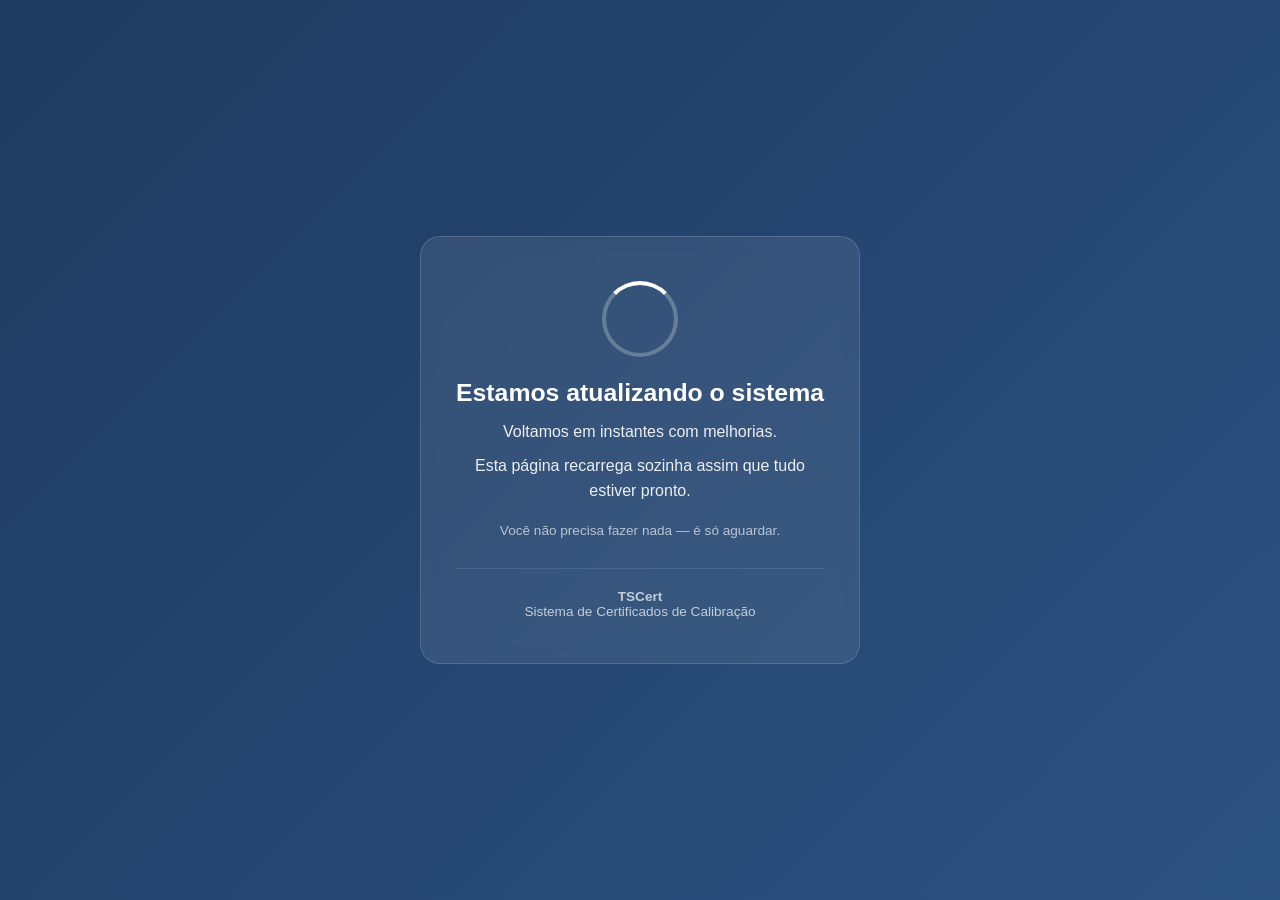
<file: deploy/manutencao.html>
<!DOCTYPE html>
<html lang="pt-BR">
<head>
  <meta charset="utf-8">
  <meta name="viewport" content="width=device-width, initial-scale=1">
  <title>Sistema em atualização — TSCert</title>
  <style>
    * { margin: 0; padding: 0; box-sizing: border-box; }
    body {
      font-family: -apple-system, BlinkMacSystemFont, 'Segoe UI', Roboto, sans-serif;
      background: linear-gradient(135deg, #1e3a5f 0%, #2c5282 100%);
      color: #fff; min-height: 100vh;
      display: flex; align-items: center; justify-content: center;
      padding: 24px; text-align: center;
    }
    .caixa {
      max-width: 440px; background: rgba(255,255,255,.08);
      border: 1px solid rgba(255,255,255,.15); border-radius: 20px;
      padding: 44px 34px; backdrop-filter: blur(8px);
    }
    .icone {
      width: 76px; height: 76px; margin: 0 auto 22px;
      border: 4px solid rgba(255,255,255,.25); border-top-color: #fff;
      border-radius: 50%; animation: girar 1s linear infinite;
    }
    @keyframes girar { to { transform: rotate(360deg); } }
    h1 { font-size: 1.55rem; margin-bottom: 12px; font-weight: 700; }
    p { font-size: 1rem; line-height: 1.6; opacity: .9; margin-bottom: 8px; }
    .marca {
      margin-top: 26px; padding-top: 20px;
      border-top: 1px solid rgba(255,255,255,.15);
      font-size: .85rem; opacity: .7;
    }
    .dica { font-size: .85rem; opacity: .65; margin-top: 16px; }
  </style>
  <!-- Recarrega a página a cada 15s; quando a API voltar, o nginx
       serve o sistema normalmente e o usuário volta sozinho. -->
  <meta http-equiv="refresh" content="15">
</head>
<body>
  <div class="caixa">
    <div class="icone"></div>
    <h1>Estamos atualizando o sistema</h1>
    <p>Voltamos em instantes com melhorias.</p>
    <p>Esta página recarrega sozinha assim que tudo estiver pronto.</p>
    <p class="dica">Você não precisa fazer nada — é só aguardar.</p>
    <div class="marca">
      <strong>TSCert</strong><br>
      Sistema de Certificados de Calibração
    </div>
  </div>
</body>
</html>
</file>
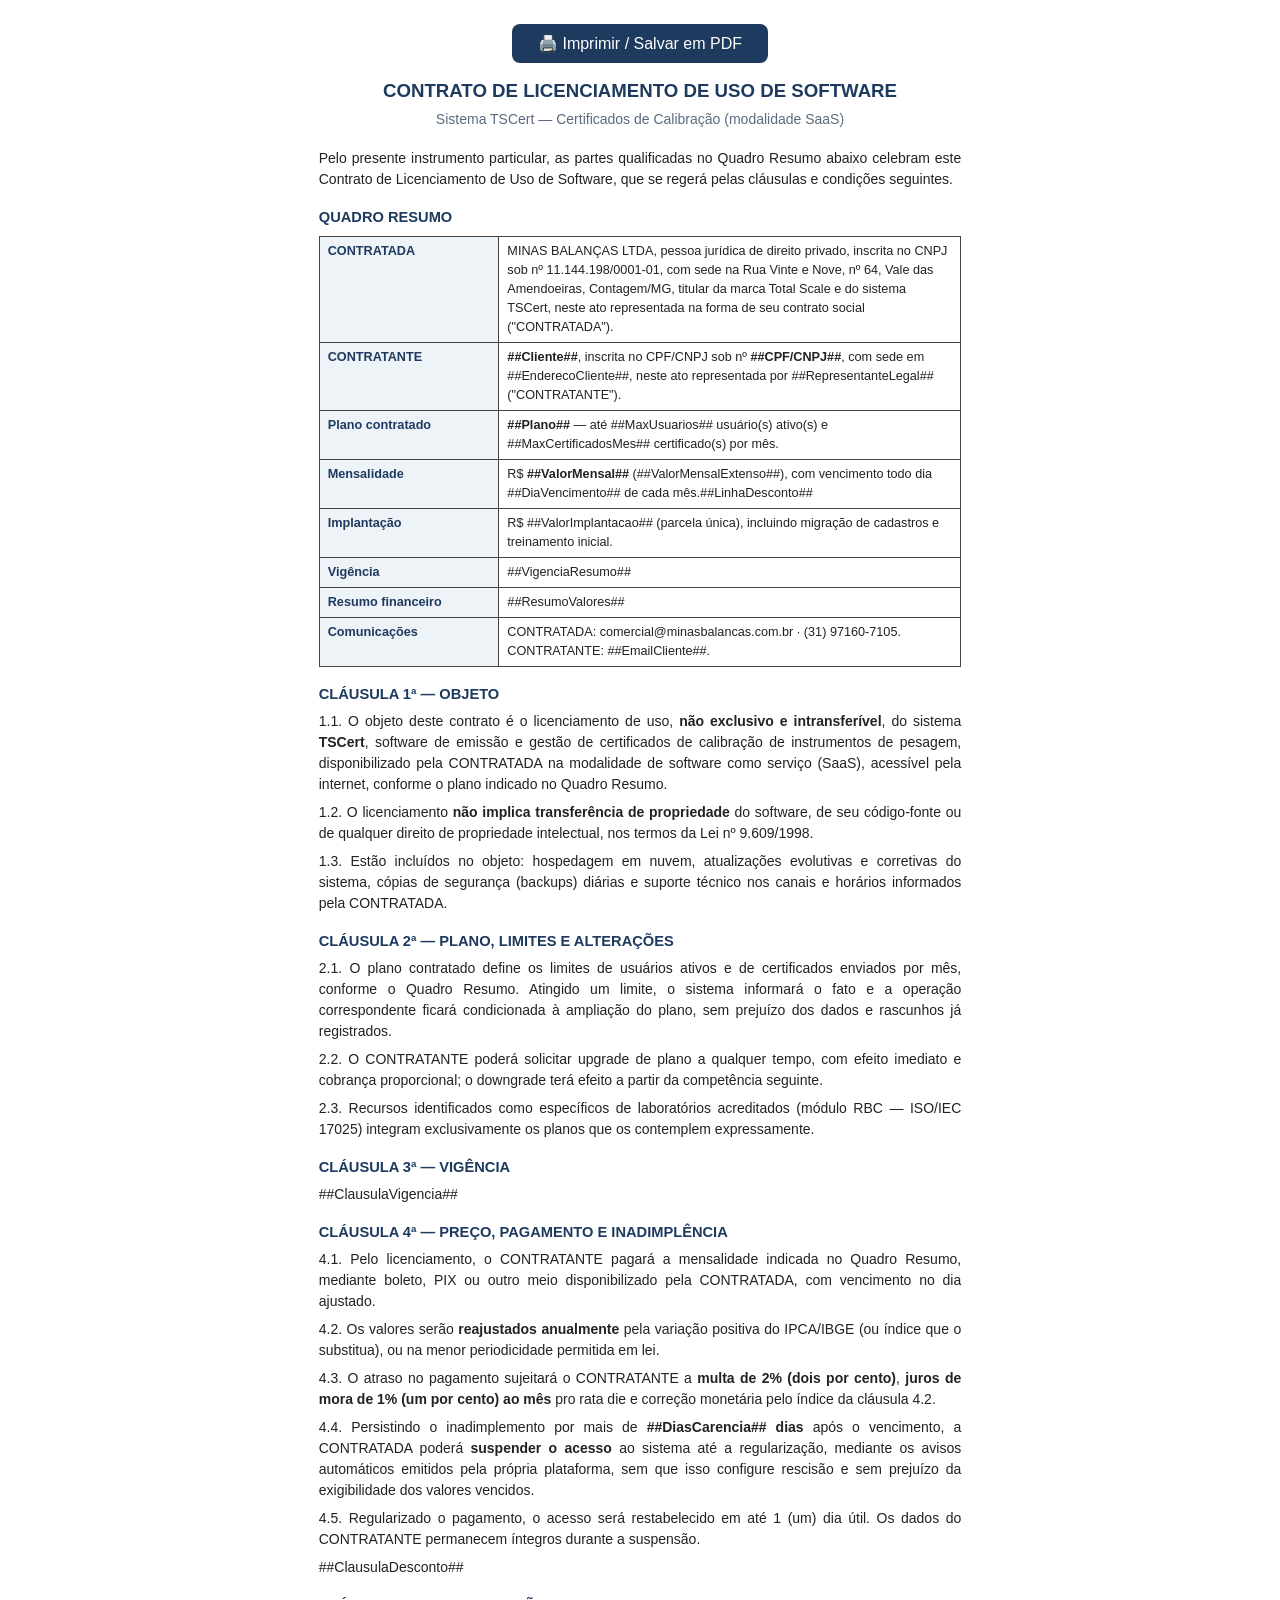
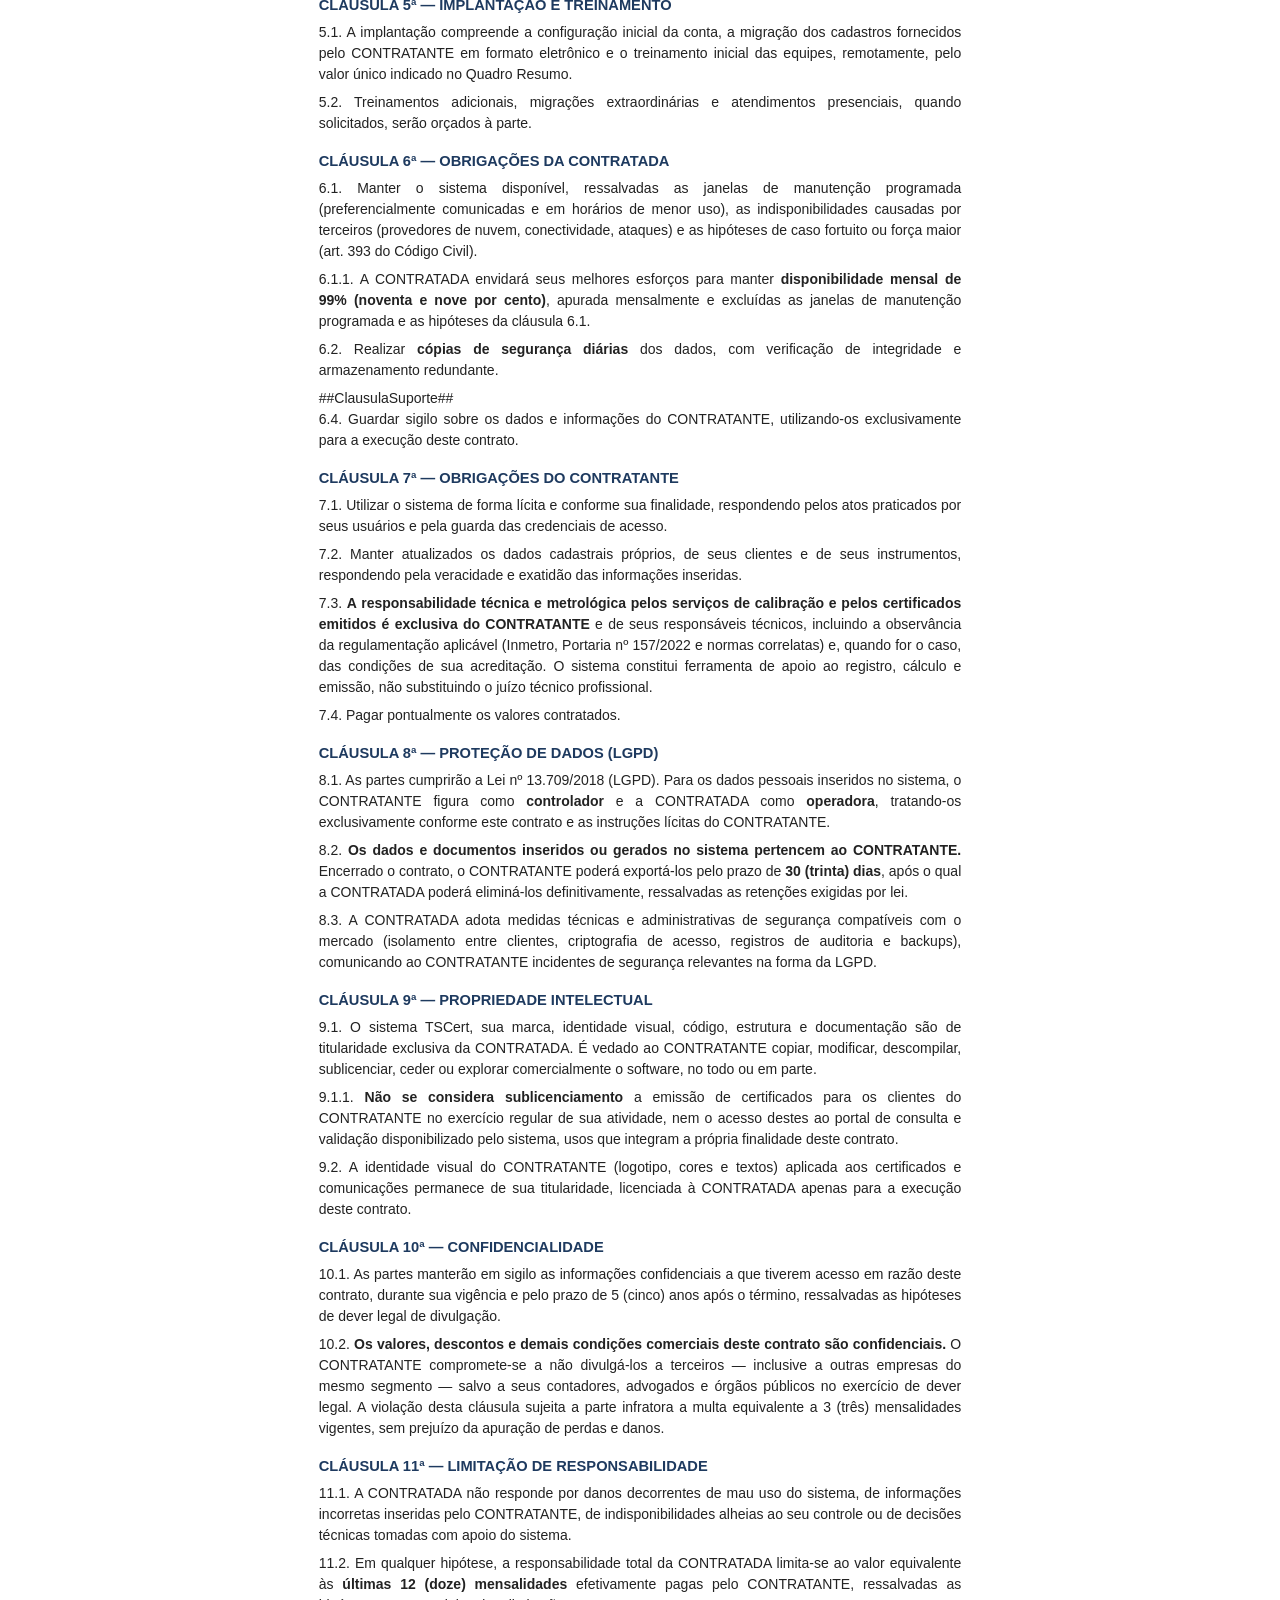
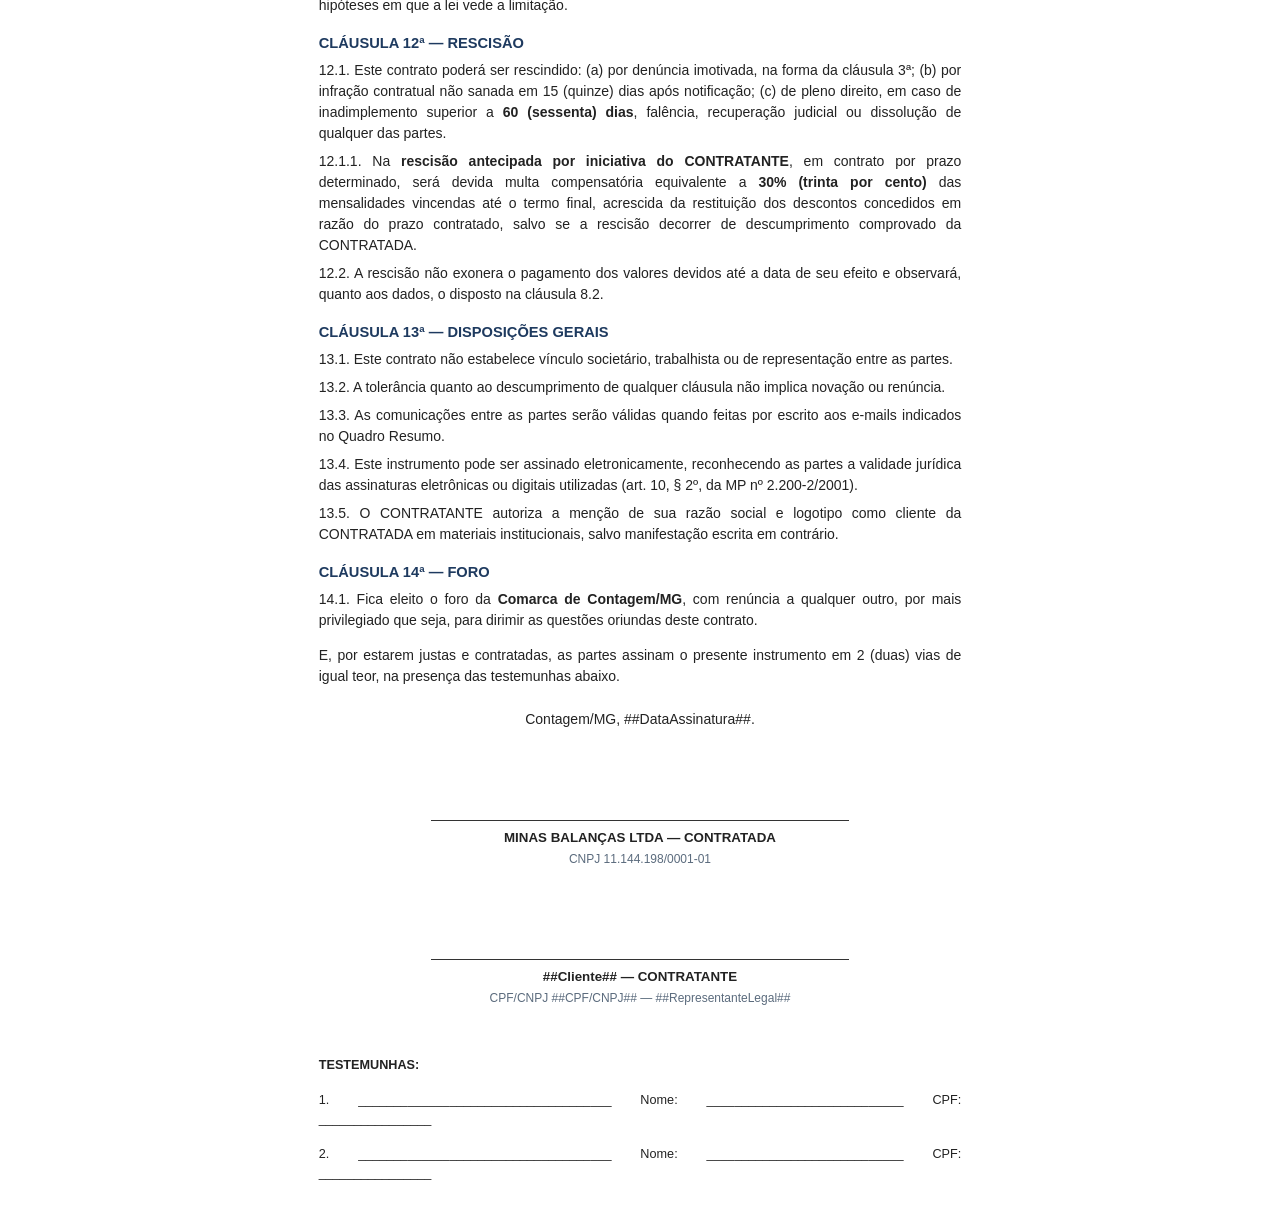
<file: src/Api/wwwroot/contrato-modelo.html>
<!DOCTYPE html>
<html lang="pt-BR">
<head>
<meta charset="UTF-8">
<title>Contrato de Licenciamento — TSCert</title>
<style>
  @page { size: A4; margin: 2.2cm 2cm; }
  * { margin: 0; padding: 0; box-sizing: border-box; }
  body { font-family: 'Calibri', 'Segoe UI', sans-serif; font-size: 10.5pt; color: #222;
         line-height: 1.5; max-width: 17cm; margin: 24px auto; }
  h1 { text-align: center; font-size: 14pt; color: #1e3a5f; }
  .sub { text-align: center; color: #5b6b7d; font-size: 10.5pt; margin: 4px 0 18px; }
  h2 { font-size: 11pt; color: #1e3a5f; margin: 16px 0 6px; }
  p { text-align: justify; margin-bottom: 7px; }
  table.q { width: 100%; border-collapse: collapse; margin: 8px 0 14px; }
  table.q td { border: 1px solid #444; padding: 5px 8px; vertical-align: top; font-size: 9.5pt; }
  table.q td.r { background: #eef3f7; font-weight: 700; color: #1e3a5f; width: 28%; }
  .assin { text-align: center; margin-top: 90px; }
  .assin .linha { border-top: 1px solid #333; width: 65%; margin: 0 auto 4px; padding-top: 2px; }
  .assin b { font-size: 10pt; }
  .assin .mini { color: #5b6b7d; font-size: 9pt; }
  .test { margin-top: 26px; font-size: 9.5pt; }
  .no-print { text-align: center; margin: 14px 0; }
  .no-print button { padding: 10px 26px; font-size: 12pt; cursor: pointer;
    background: #1e3a5f; color: #fff; border: 0; border-radius: 8px; }
  @media print { .no-print { display: none } body { margin: 0 } }
</style>
</head>
<body>
<div class="no-print"><button onclick="window.print()">🖨️ Imprimir / Salvar em PDF</button></div>

<h1>CONTRATO DE LICENCIAMENTO DE USO DE SOFTWARE</h1>
<p class="sub">Sistema TSCert — Certificados de Calibração (modalidade SaaS)</p>

<p>Pelo presente instrumento particular, as partes qualificadas no Quadro Resumo abaixo celebram
este Contrato de Licenciamento de Uso de Software, que se regerá pelas cláusulas e condições seguintes.</p>

<h2>QUADRO RESUMO</h2>
<table class="q">
  <tr><td class="r">CONTRATADA</td><td>MINAS BALANÇAS LTDA, pessoa jurídica de direito privado,
    inscrita no CNPJ sob nº 11.144.198/0001-01, com sede na Rua Vinte e Nove, nº 64, Vale das
    Amendoeiras, Contagem/MG, titular da marca Total Scale e do sistema TSCert, neste ato
    representada na forma de seu contrato social ("CONTRATADA").</td></tr>
  <tr><td class="r">CONTRATANTE</td><td><b>##Cliente##</b>, inscrita no CPF/CNPJ sob nº
    <b>##CPF/CNPJ##</b>, com sede em ##EnderecoCliente##, neste ato representada por
    ##RepresentanteLegal## ("CONTRATANTE").</td></tr>
  <tr><td class="r">Plano contratado</td><td><b>##Plano##</b> — até ##MaxUsuarios## usuário(s)
    ativo(s) e ##MaxCertificadosMes## certificado(s) por mês.</td></tr>
  <tr><td class="r">Mensalidade</td><td>R$ <b>##ValorMensal##</b> (##ValorMensalExtenso##), com
    vencimento todo dia ##DiaVencimento## de cada mês.##LinhaDesconto##</td></tr>
  <tr><td class="r">Implantação</td><td>R$ ##ValorImplantacao## (parcela única), incluindo
    migração de cadastros e treinamento inicial.</td></tr>
  <tr><td class="r">Vigência</td><td>##VigenciaResumo##</td></tr>
  <tr><td class="r">Resumo financeiro</td><td>##ResumoValores##</td></tr>
  <tr><td class="r">Comunicações</td><td>CONTRATADA: comercial@minasbalancas.com.br ·
    (31) 97160-7105. CONTRATANTE: ##EmailCliente##.</td></tr>
</table>

<h2>CLÁUSULA 1ª — OBJETO</h2>
<p>1.1. O objeto deste contrato é o licenciamento de uso, <b>não exclusivo e intransferível</b>,
do sistema <b>TSCert</b>, software de emissão e gestão de certificados de calibração de
instrumentos de pesagem, disponibilizado pela CONTRATADA na modalidade de software como serviço
(SaaS), acessível pela internet, conforme o plano indicado no Quadro Resumo.</p>
<p>1.2. O licenciamento <b>não implica transferência de propriedade</b> do software, de seu
código-fonte ou de qualquer direito de propriedade intelectual, nos termos da Lei nº 9.609/1998.</p>
<p>1.3. Estão incluídos no objeto: hospedagem em nuvem, atualizações evolutivas e corretivas do
sistema, cópias de segurança (backups) diárias e suporte técnico nos canais e horários informados
pela CONTRATADA.</p>

<h2>CLÁUSULA 2ª — PLANO, LIMITES E ALTERAÇÕES</h2>
<p>2.1. O plano contratado define os limites de usuários ativos e de certificados enviados por
mês, conforme o Quadro Resumo. Atingido um limite, o sistema informará o fato e a operação
correspondente ficará condicionada à ampliação do plano, sem prejuízo dos dados e rascunhos já
registrados.</p>
<p>2.2. O CONTRATANTE poderá solicitar upgrade de plano a qualquer tempo, com efeito imediato e
cobrança proporcional; o downgrade terá efeito a partir da competência seguinte.</p>
<p>2.3. Recursos identificados como específicos de laboratórios acreditados (módulo RBC —
ISO/IEC 17025) integram exclusivamente os planos que os contemplem expressamente.</p>

<h2>CLÁUSULA 3ª — VIGÊNCIA</h2>
##ClausulaVigencia##

<h2>CLÁUSULA 4ª — PREÇO, PAGAMENTO E INADIMPLÊNCIA</h2>
<p>4.1. Pelo licenciamento, o CONTRATANTE pagará a mensalidade indicada no Quadro Resumo, mediante
boleto, PIX ou outro meio disponibilizado pela CONTRATADA, com vencimento no dia ajustado.</p>
<p>4.2. Os valores serão <b>reajustados anualmente</b> pela variação positiva do IPCA/IBGE (ou
índice que o substitua), ou na menor periodicidade permitida em lei.</p>
<p>4.3. O atraso no pagamento sujeitará o CONTRATANTE a <b>multa de 2% (dois por cento)</b>,
<b>juros de mora de 1% (um por cento) ao mês</b> pro rata die e correção monetária pelo índice da
cláusula 4.2.</p>
<p>4.4. Persistindo o inadimplemento por mais de <b>##DiasCarencia## dias</b> após o vencimento, a
CONTRATADA poderá <b>suspender o acesso</b> ao sistema até a regularização, mediante os avisos
automáticos emitidos pela própria plataforma, sem que isso configure rescisão e sem prejuízo da
exigibilidade dos valores vencidos.</p>
<p>4.5. Regularizado o pagamento, o acesso será restabelecido em até 1 (um) dia útil. Os dados do
CONTRATANTE permanecem íntegros durante a suspensão.</p>
##ClausulaDesconto##

<h2>CLÁUSULA 5ª — IMPLANTAÇÃO E TREINAMENTO</h2>
<p>5.1. A implantação compreende a configuração inicial da conta, a migração dos cadastros
fornecidos pelo CONTRATANTE em formato eletrônico e o treinamento inicial das equipes,
remotamente, pelo valor único indicado no Quadro Resumo.</p>
<p>5.2. Treinamentos adicionais, migrações extraordinárias e atendimentos presenciais, quando
solicitados, serão orçados à parte.</p>

<h2>CLÁUSULA 6ª — OBRIGAÇÕES DA CONTRATADA</h2>
<p>6.1. Manter o sistema disponível, ressalvadas as janelas de manutenção programada
(preferencialmente comunicadas e em horários de menor uso), as indisponibilidades causadas por
terceiros (provedores de nuvem, conectividade, ataques) e as hipóteses de caso fortuito ou força
maior (art. 393 do Código Civil).</p>
<p>6.1.1. A CONTRATADA envidará seus melhores esforços para manter <b>disponibilidade
mensal de 99% (noventa e nove por cento)</b>, apurada mensalmente e excluídas as janelas de
manutenção programada e as hipóteses da cláusula 6.1.</p>
<p>6.2. Realizar <b>cópias de segurança diárias</b> dos dados, com verificação de integridade e
armazenamento redundante.</p>
##ClausulaSuporte##
<p>6.4. Guardar sigilo sobre os dados e informações do CONTRATANTE, utilizando-os exclusivamente
para a execução deste contrato.</p>

<h2>CLÁUSULA 7ª — OBRIGAÇÕES DO CONTRATANTE</h2>
<p>7.1. Utilizar o sistema de forma lícita e conforme sua finalidade, respondendo pelos atos
praticados por seus usuários e pela guarda das credenciais de acesso.</p>
<p>7.2. Manter atualizados os dados cadastrais próprios, de seus clientes e de seus instrumentos,
respondendo pela veracidade e exatidão das informações inseridas.</p>
<p>7.3. <b>A responsabilidade técnica e metrológica pelos serviços de calibração e pelos
certificados emitidos é exclusiva do CONTRATANTE</b> e de seus responsáveis técnicos, incluindo a
observância da regulamentação aplicável (Inmetro, Portaria nº 157/2022 e normas correlatas) e,
quando for o caso, das condições de sua acreditação. O sistema constitui ferramenta de apoio ao
registro, cálculo e emissão, não substituindo o juízo técnico profissional.</p>
<p>7.4. Pagar pontualmente os valores contratados.</p>

<h2>CLÁUSULA 8ª — PROTEÇÃO DE DADOS (LGPD)</h2>
<p>8.1. As partes cumprirão a Lei nº 13.709/2018 (LGPD). Para os dados pessoais inseridos no
sistema, o CONTRATANTE figura como <b>controlador</b> e a CONTRATADA como <b>operadora</b>,
tratando-os exclusivamente conforme este contrato e as instruções lícitas do CONTRATANTE.</p>
<p>8.2. <b>Os dados e documentos inseridos ou gerados no sistema pertencem ao CONTRATANTE.</b>
Encerrado o contrato, o CONTRATANTE poderá exportá-los pelo prazo de <b>30 (trinta) dias</b>, após
o qual a CONTRATADA poderá eliminá-los definitivamente, ressalvadas as retenções exigidas por lei.</p>
<p>8.3. A CONTRATADA adota medidas técnicas e administrativas de segurança compatíveis com o
mercado (isolamento entre clientes, criptografia de acesso, registros de auditoria e backups),
comunicando ao CONTRATANTE incidentes de segurança relevantes na forma da LGPD.</p>

<h2>CLÁUSULA 9ª — PROPRIEDADE INTELECTUAL</h2>
<p>9.1. O sistema TSCert, sua marca, identidade visual, código, estrutura e documentação são de
titularidade exclusiva da CONTRATADA. É vedado ao CONTRATANTE copiar, modificar, descompilar,
sublicenciar, ceder ou explorar comercialmente o software, no todo ou em parte.</p>
<p>9.1.1. <b>Não se considera sublicenciamento</b> a emissão de certificados para os
clientes do CONTRATANTE no exercício regular de sua atividade, nem o acesso destes ao portal de
consulta e validação disponibilizado pelo sistema, usos que integram a própria finalidade deste
contrato.</p>
<p>9.2. A identidade visual do CONTRATANTE (logotipo, cores e textos) aplicada aos certificados e
comunicações permanece de sua titularidade, licenciada à CONTRATADA apenas para a execução deste
contrato.</p>

<h2>CLÁUSULA 10ª — CONFIDENCIALIDADE</h2>
<p>10.1. As partes manterão em sigilo as informações confidenciais a que tiverem acesso em razão
deste contrato, durante sua vigência e pelo prazo de 5 (cinco) anos após o término, ressalvadas as
hipóteses de dever legal de divulgação.</p>
<p>10.2. <b>Os valores, descontos e demais condições comerciais deste contrato são confidenciais.</b>
O CONTRATANTE compromete-se a não divulgá-los a terceiros — inclusive a outras empresas do mesmo
segmento — salvo a seus contadores, advogados e órgãos públicos no exercício de dever legal. A
violação desta cláusula sujeita a parte infratora a multa equivalente a 3 (três) mensalidades
vigentes, sem prejuízo da apuração de perdas e danos.</p>

<h2>CLÁUSULA 11ª — LIMITAÇÃO DE RESPONSABILIDADE</h2>
<p>11.1. A CONTRATADA não responde por danos decorrentes de mau uso do sistema, de informações
incorretas inseridas pelo CONTRATANTE, de indisponibilidades alheias ao seu controle ou de
decisões técnicas tomadas com apoio do sistema.</p>
<p>11.2. Em qualquer hipótese, a responsabilidade total da CONTRATADA limita-se ao valor
equivalente às <b>últimas 12 (doze) mensalidades</b> efetivamente pagas pelo CONTRATANTE,
ressalvadas as hipóteses em que a lei vede a limitação.</p>

<h2>CLÁUSULA 12ª — RESCISÃO</h2>
<p>12.1. Este contrato poderá ser rescindido: (a) por denúncia imotivada, na forma da cláusula 3ª;
(b) por infração contratual não sanada em 15 (quinze) dias após notificação; (c) de pleno direito,
em caso de inadimplemento superior a <b>60 (sessenta) dias</b>, falência, recuperação judicial ou
dissolução de qualquer das partes.</p>
<p>12.1.1. Na <b>rescisão antecipada por iniciativa do CONTRATANTE</b>, em contrato
por prazo determinado, será devida multa compensatória equivalente a <b>30% (trinta por cento)</b>
das mensalidades vincendas até o termo final, acrescida da restituição dos descontos concedidos em
razão do prazo contratado, salvo se a rescisão decorrer de descumprimento comprovado da CONTRATADA.</p>
<p>12.2. A rescisão não exonera o pagamento dos valores devidos até a data de seu efeito e
observará, quanto aos dados, o disposto na cláusula 8.2.</p>

<h2>CLÁUSULA 13ª — DISPOSIÇÕES GERAIS</h2>
<p>13.1. Este contrato não estabelece vínculo societário, trabalhista ou de representação entre as
partes.</p>
<p>13.2. A tolerância quanto ao descumprimento de qualquer cláusula não implica novação ou
renúncia.</p>
<p>13.3. As comunicações entre as partes serão válidas quando feitas por escrito aos e-mails
indicados no Quadro Resumo.</p>
<p>13.4. Este instrumento pode ser assinado eletronicamente, reconhecendo as partes a validade
jurídica das assinaturas eletrônicas ou digitais utilizadas (art. 10, § 2º, da MP nº 2.200-2/2001).</p>
<p>13.5. O CONTRATANTE autoriza a menção de sua razão social e logotipo como cliente da CONTRATADA
em materiais institucionais, salvo manifestação escrita em contrário.</p>

<h2>CLÁUSULA 14ª — FORO</h2>
<p>14.1. Fica eleito o foro da <b>Comarca de Contagem/MG</b>, com renúncia a qualquer outro, por
mais privilegiado que seja, para dirimir as questões oriundas deste contrato.</p>

<p style="margin-top:14px">E, por estarem justas e contratadas, as partes assinam o presente
instrumento em 2 (duas) vias de igual teor, na presença das testemunhas abaixo.</p>

<p style="text-align:center;margin:22px 0 8px">Contagem/MG, ##DataAssinatura##.</p>

<div class="assin">
  <div class="linha"></div>
  <b>MINAS BALANÇAS LTDA — CONTRATADA</b><br>
  <span class="mini">CNPJ 11.144.198/0001-01</span>
</div>

<div class="assin">
  <div class="linha"></div>
  <b>##Cliente## — CONTRATANTE</b><br>
  <span class="mini">CPF/CNPJ ##CPF/CNPJ## — ##RepresentanteLegal##</span>
</div>

<div class="test" style="margin-top:48px">
  <b>TESTEMUNHAS:</b>
  <p style="margin-top:16px">1. ____________________________________ Nome: ____________________________ CPF: ________________</p>
  <p style="margin-top:16px">2. ____________________________________ Nome: ____________________________ CPF: ________________</p>
</div>
</body>
</html>
</file>
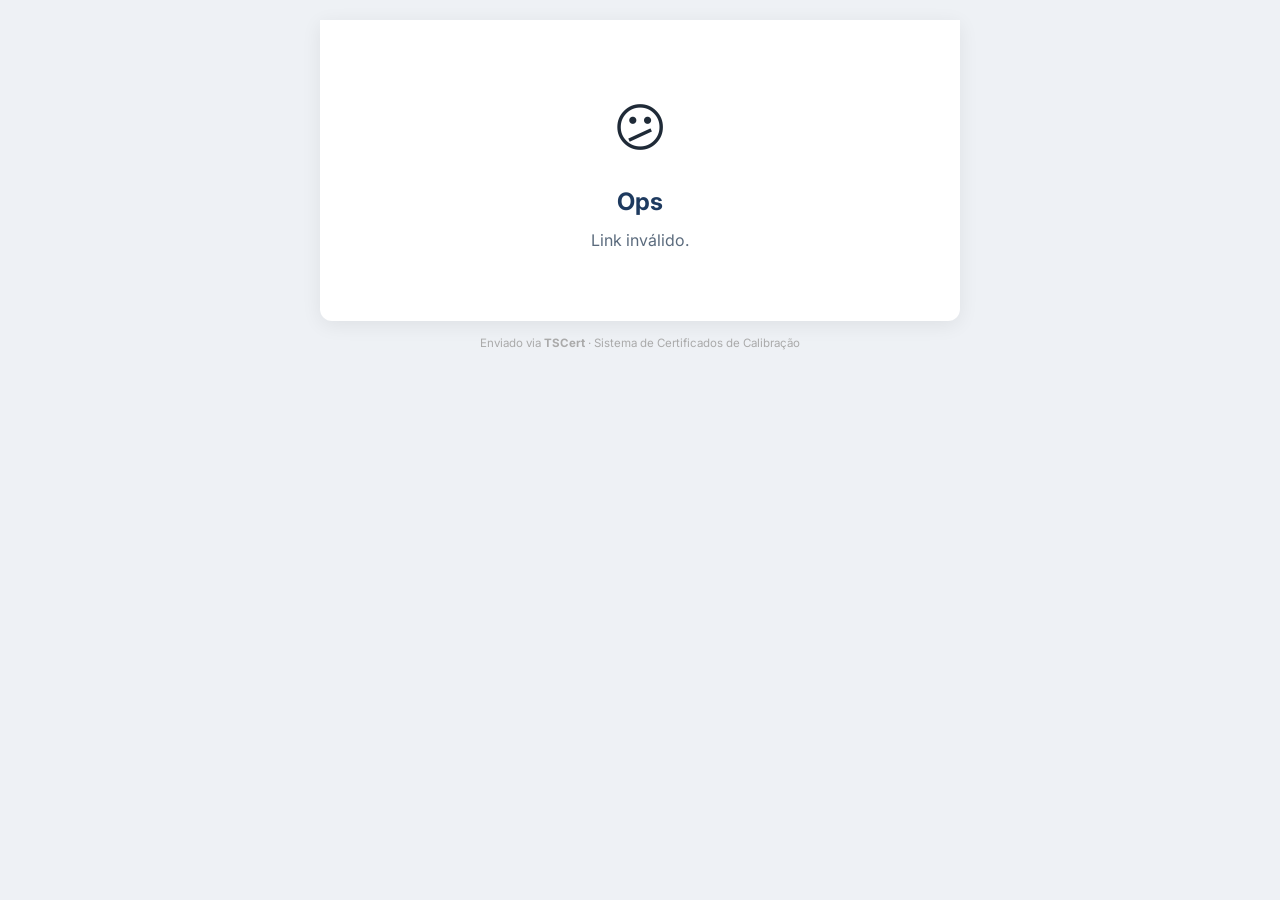
<file: src/Api/wwwroot/pesquisa.html>
<!DOCTYPE html>
<html lang="pt-BR">
<head>
<meta charset="utf-8">
<meta name="viewport" content="width=device-width, initial-scale=1">
<title>Pesquisa de Satisfação</title>
<link rel="preconnect" href="https://fonts.googleapis.com">
<link href="https://fonts.googleapis.com/css2?family=Inter:wght@400;500;600;700&display=swap" rel="stylesheet">
<style>
:root { --cor: #1e3a5f; --texto: #1f2a37; --suave: #5b6b7d; --fundo: #eef1f5; --borda: #d6dee7; }
* { box-sizing: border-box; margin: 0; padding: 0; }
body { font-family: 'Inter', system-ui, sans-serif; background: var(--fundo); color: var(--texto); line-height: 1.55; padding: 20px; }
.wrap { max-width: 640px; margin: 0 auto; }
.topo { background: var(--cor); border-radius: 12px 12px 0 0; padding: 26px; text-align: center; }
.topo .marca { background: #fff; display: inline-block; padding: 12px 20px; border-radius: 8px; text-align: center; }
.topo img { max-height: 50px; max-width: 200px; display: block; margin: 0 auto 6px; }
.topo .nome { font-size: 16px; font-weight: 700; color: var(--cor); }
.card { background: #fff; border-radius: 0 0 12px 12px; padding: 28px; box-shadow: 0 4px 20px rgba(0,0,0,.07); }
h1 { font-size: 20px; margin-bottom: 6px; color: var(--cor); }
.sub { color: var(--suave); font-size: .95rem; margin-bottom: 22px; }
.pergunta { margin: 24px 0; padding-bottom: 20px; border-bottom: 1px solid #f0f0f0; }
.pergunta:last-of-type { border-bottom: none; }
.pergunta .txt { font-weight: 600; margin-bottom: 4px; }
.pergunta.nps .txt { font-size: 1.05rem; }
.escala-dica { display: flex; justify-content: space-between; font-size: .78rem; color: var(--suave); margin: 8px 2px 6px; }
.notas { display: flex; gap: 5px; flex-wrap: wrap; }
.nota { flex: 1; min-width: 32px; aspect-ratio: 1; border: 1.5px solid var(--borda); background: #fff; border-radius: 8px;
  cursor: pointer; font-weight: 600; font-size: .95rem; color: var(--texto); transition: all .12s; display: flex; align-items: center; justify-content: center; }
.nota:hover { border-color: var(--cor); }
.nota.sel { background: var(--cor); color: #fff; border-color: var(--cor); transform: scale(1.05); }
textarea { width: 100%; min-height: 90px; padding: 12px; border: 1.5px solid var(--borda); border-radius: 8px;
  font-family: inherit; font-size: .95rem; resize: vertical; margin-top: 8px; }
.btn { width: 100%; margin-top: 24px; padding: 15px; background: var(--cor); color: #fff; border: none;
  border-radius: 8px; font-size: 1.05rem; font-weight: 600; cursor: pointer; }
.btn:disabled { opacity: .5; cursor: not-allowed; }
.msg { text-align: center; padding: 40px 20px; }
.msg .ic { font-size: 52px; margin-bottom: 14px; }
.msg h2 { color: var(--cor); margin-bottom: 8px; }
.msg p { color: var(--suave); }
.rodape { text-align: center; color: #aaa; font-size: .72rem; margin-top: 14px; }
.erro { color: #b3283a; text-align: center; margin-top: 10px; font-size: .9rem; }
</style>
</head>
<body>
<div class="wrap">
  <div id="conteudo">
    <div class="msg"><div class="ic">⏳</div><p>Carregando…</p></div>
  </div>
  <div class="rodape">Enviado via <b>TSCert</b> · Sistema de Certificados de Calibração</div>
</div>

<script>
const API = '/api/pesquisa-publica';
const token = new URLSearchParams(location.search).get('t');
let perguntas = [], respostas = {}, corEmpresa = '#1e3a5f';

const esc = s => (s ?? '').replace(/[&<>"']/g, c => ({ '&':'&amp;','<':'&lt;','>':'&gt;','"':'&quot;',"'":'&#39;' }[c]));

async function carregar() {
  if (!token) { erro('Link inválido.'); return; }
  try {
    const r = await fetch(`${API}/${token}`);
    if (!r.ok) { erro('Pesquisa não encontrada.'); return; }
    const d = await r.json();
    if (d.ja_respondida) { obrigado('Esta pesquisa já foi respondida. Obrigado!'); return; }
    perguntas = JSON.parse(d.perguntas || '[]');
    if (!perguntas.length) { erro('Nenhuma pergunta configurada.'); return; }
    corEmpresa = d.empresa_cor && /^#?[0-9A-Fa-f]{6}$/.test(d.empresa_cor)
      ? (d.empresa_cor.startsWith('#') ? d.empresa_cor : '#' + d.empresa_cor) : '#1e3a5f';
    document.documentElement.style.setProperty('--cor', corEmpresa);
    render(d);
  } catch (e) { erro('Erro ao carregar a pesquisa.'); }
}

function render(d) {
  const marca = d.empresa_logo
    ? `<img src="/api/pesquisa-logo/${token}" alt="${esc(d.empresa_nome)}" onerror="this.style.display='none'">
       <div class="nome">${esc(d.empresa_nome)}</div>`
    : `<span class="nome">${esc(d.empresa_nome)}</span>`;
  const perguntasHtml = perguntas.map((p, i) => {
    const notas = Array.from({ length: 11 }, (_, n) =>
      `<button class="nota" data-p="${p.id}" data-n="${n}" onclick="marcar('${p.id}', ${n}, this)">${n}</button>`).join('');
    return `
      <div class="pergunta ${p.tipo === 'nps' ? 'nps' : ''}">
        <div class="txt">${esc(p.texto)}</div>
        <div class="escala-dica"><span>0 — Nada provável</span><span>10 — Muito provável</span></div>
        <div class="notas">${notas}</div>
      </div>`;
  }).join('');

  document.getElementById('conteudo').innerHTML = `
    <div class="topo"><div class="marca">${marca}</div></div>
    <div class="card">
      <h1>Pesquisa de Satisfação</h1>
      <p class="sub">Sua opinião nos ajuda a melhorar. Leva menos de 1 minuto.</p>
      ${perguntasHtml}
      <div class="pergunta">
        <div class="txt">Comentários (opcional)</div>
        <textarea id="coment" placeholder="Conte o que achou do nosso serviço…"></textarea>
      </div>
      <button class="btn" id="enviar" onclick="enviar()" disabled>Enviar respostas</button>
      <div class="erro" id="erro-msg"></div>
    </div>`;
}

function marcar(pid, nota, el) {
  respostas[pid] = nota;
  el.parentElement.querySelectorAll('.nota').forEach(b => b.classList.remove('sel'));
  el.classList.add('sel');
  // Habilita o envio quando todas as perguntas tiverem nota
  document.getElementById('enviar').disabled = perguntas.some(p => respostas[p.id] === undefined);
}

async function enviar() {
  const btn = document.getElementById('enviar');
  btn.disabled = true; btn.textContent = 'Enviando…';
  try {
    const r = await fetch(`${API}/${token}`, {
      method: 'POST', headers: { 'Content-Type': 'application/json' },
      body: JSON.stringify({
        respostas: perguntas.map(p => ({ perguntaId: p.id, nota: respostas[p.id] })),
        comentario: document.getElementById('coment').value.trim() || null
      })
    });
    if (r.ok) obrigado('Obrigado pela sua avaliação! 🎉');
    else { const d = await r.json().catch(() => ({})); mostrarErro(d.erro || 'Erro ao enviar.'); btn.disabled = false; btn.textContent = 'Enviar respostas'; }
  } catch (e) { mostrarErro('Erro de conexão.'); btn.disabled = false; btn.textContent = 'Enviar respostas'; }
}

function obrigado(msg) {
  document.getElementById('conteudo').innerHTML =
    `<div class="topo"><div class="marca"><span class="nome">✓</span></div></div>
     <div class="card"><div class="msg"><div class="ic">🎉</div><h2>Recebido!</h2><p>${esc(msg)}</p></div></div>`;
}
function erro(msg) {
  document.getElementById('conteudo').innerHTML =
    `<div class="card"><div class="msg"><div class="ic">😕</div><h2>Ops</h2><p>${esc(msg)}</p></div></div>`;
}
function mostrarErro(msg) { document.getElementById('erro-msg').textContent = msg; }

carregar();
</script>
</body>
</html>
</file>
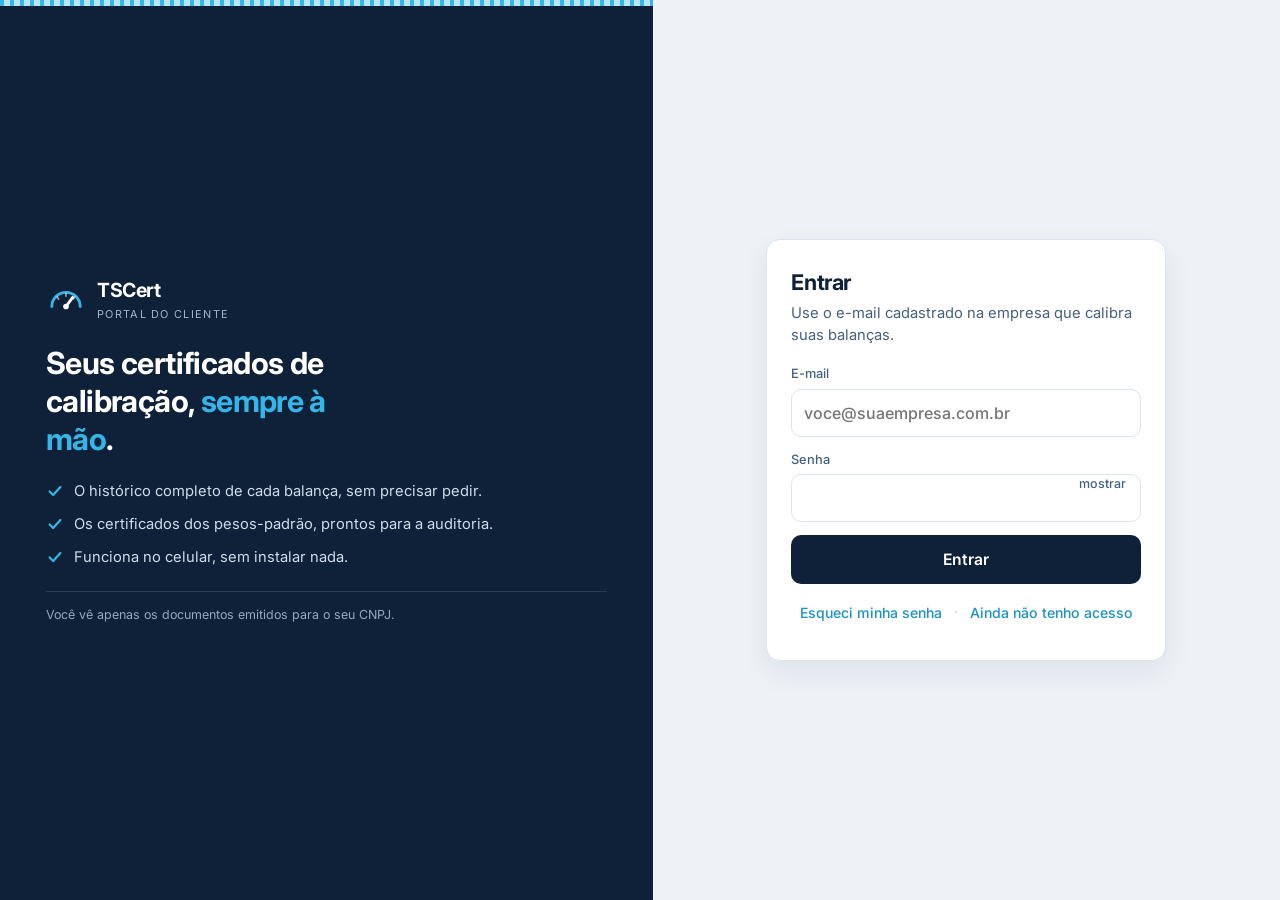
<file: src/Api/wwwroot/portal.html>
<!DOCTYPE html>
<html lang="pt-BR">
<head>
<meta charset="utf-8">
<meta name="viewport" content="width=device-width, initial-scale=1">
<title>Portal do Cliente · TSCert</title>
<link rel="preconnect" href="https://fonts.googleapis.com">
<link href="https://fonts.googleapis.com/css2?family=Inter:wght@400;500;600;700&display=swap" rel="stylesheet">
<style>
:root {
  --tinta: #0f2138;        /* navy profundo: estrutura */
  --aco: #43607f;          /* azul-aço: texto secundário */
  --ciano: #35b6e8;        /* acento da marca */
  --ciano-esc: #1b93c4;
  --papel: #eef2f7;        /* fundo */
  --linha: #dbe4ee;
  --conforme: #0f7a52;
  --alerta: #b7791f;
  --erro: #b3283a;
  --mono: ui-monospace, "SF Mono", "JetBrains Mono", "Roboto Mono", Consolas, monospace;
  --raio: 14px;
}
* { box-sizing: border-box; margin: 0; padding: 0; }
body {
  font-family: 'Inter', system-ui, -apple-system, sans-serif;
  background: var(--papel); color: var(--tinta); line-height: 1.5;
  -webkit-font-smoothing: antialiased;
}
.oculta { display: none !important; }

/* Modal genérico (usado pelo gráfico técnico) — portal.html não tinha
   esse padrão ainda; o app.js do painel admin tem um, mas é outro
   arquivo/stylesheet, não se aplica aqui. */
.modal-fundo {
  position: fixed; inset: 0; background: #0f213899;
  display: flex; align-items: center; justify-content: center;
  padding: 16px; z-index: 100;
}
.modal-caixa {
  background: #fff; border-radius: var(--raio); padding: 20px;
  max-width: 560px; width: 100%; max-height: 88vh; overflow: auto;
  box-shadow: 0 12px 32px #0f213833;
}
.modal-caixa h3 { margin-bottom: 10px; }

/* ── cabeçalho ─────────────────────────────────────── */
header {
  background: var(--tinta); color: #fff; padding: 14px 18px;
  display: flex; justify-content: space-between; align-items: center; gap: 12px;
  position: sticky; top: 0; z-index: 20;
}
.portal-hd-marca { display: inline-flex; align-items: center; gap: 9px; font-size: 1.05rem; }
.portal-hd-sub { font-weight: 400; opacity: .7; font-size: .82rem; letter-spacing: .04em;
  text-transform: uppercase; }
header .quem { display: flex; align-items: center; gap: 10px; font-size: .88rem; }
header button {
  background: rgba(255,255,255,.12); color: #fff; border: 1px solid rgba(255,255,255,.18);
  padding: 7px 13px; border-radius: 9px; cursor: pointer; font: inherit; font-size: .85rem;
  transition: background .15s;
}
header button:hover { background: rgba(255,255,255,.22); }
header button:focus-visible, .tab:focus-visible, .baixar:focus-visible,
button.primario:focus-visible, input:focus-visible, .link:focus-visible {
  outline: 2px solid var(--ciano); outline-offset: 2px;
}
main { max-width: 900px; margin: 0 auto; padding: 18px 16px 60px; }

/* ── linha de identidade ───────────────────────────── */
.identidade {
  display: flex; flex-wrap: wrap; align-items: baseline; gap: 6px 14px;
  margin: 4px 2px 18px; color: var(--aco); font-size: .88rem;
}
.identidade b { color: var(--tinta); font-size: 1.15rem; letter-spacing: -.01em; }
.identidade .doc { font-family: var(--mono); font-size: .82rem; }

/* ── abas ──────────────────────────────────────────── */
.tabs { display: flex; gap: 6px; background: #e2e9f1; padding: 4px;
  border-radius: 12px; margin-bottom: 16px; }
.tab { flex: 1; padding: 9px 14px; border: none; background: transparent; color: var(--aco);
  border-radius: 9px; cursor: pointer; font: inherit; font-size: .9rem; font-weight: 500;
  transition: .15s; }
.tab:hover { color: var(--tinta); }
.tab.ativa { background: #fff; color: var(--tinta); font-weight: 600;
  box-shadow: 0 1px 3px rgba(15,33,56,.12); }

/* ── busca ─────────────────────────────────────────── */
.busca { width: 100%; padding: 11px 14px; border: 1px solid var(--linha); border-radius: 11px;
  font: inherit; font-size: .92rem; background: #fff; margin-bottom: 14px; }
.busca:focus { outline: none; border-color: var(--ciano);
  box-shadow: 0 0 0 3px rgba(53,182,232,.18); }

/* ── cartão da balança (elemento-assinatura) ───────── */
.balanca {
  background: #fff; border: 1px solid var(--linha); border-radius: var(--raio);
  margin-bottom: 12px; overflow: hidden; position: relative;
  animation: surge .35s ease both;
}
.balanca::before {                       /* escala/régua: o mundo da balança */
  content: ''; position: absolute; left: 0; top: 0; bottom: 0; width: 5px;
  background-color: var(--ciano);        /* garantia: barra sólida */
  background-image: repeating-linear-gradient(to bottom,
    rgba(255,255,255,0) 0 3px, rgba(255,255,255,.68) 3px 9px);
}
@keyframes surge { from { opacity: 0; transform: translateY(6px); } to { opacity: 1; transform: none; } }
@media (prefers-reduced-motion: reduce) { .balanca { animation: none; } }

.balanca-topo { padding: 14px 16px 12px 21px; border-bottom: 1px solid #eef2f7; }
.balanca-topo b { font-size: 1.02rem; letter-spacing: -.01em; }
.serie { font-family: var(--mono); font-size: .78rem; color: var(--aco); margin-top: 2px;
  display: block; }
.serie i { font-style: normal; text-transform: uppercase; letter-spacing: .08em;
  font-size: .68rem; opacity: .8; margin-right: 4px; }

.atual { display: flex; align-items: center; gap: 14px; padding: 14px 16px 14px 21px;
  flex-wrap: wrap; }
.leitura { flex: 1 1 180px; min-width: 0; }
.leitura .rot { font-size: .68rem; text-transform: uppercase; letter-spacing: .09em;
  color: var(--aco); }
.leitura .num { font-family: var(--mono); font-size: 1.22rem; font-weight: 600;
  letter-spacing: .01em; word-break: break-all; }
.leitura .quando { font-family: var(--mono); font-size: .84rem; color: var(--aco); margin-top: 1px; }
.selo { display: inline-flex; align-items: center; gap: 5px; font-size: .72rem; font-weight: 700;
  text-transform: uppercase; letter-spacing: .07em; color: var(--conforme);
  border: 1.5px solid var(--conforme); border-radius: 7px; padding: 3px 8px; }
.emissor { font-size: .8rem; color: var(--aco); padding: 0 16px 12px 21px; }
.emissor b { color: var(--tinta); font-weight: 600; }

.baixar { background: var(--tinta); color: #fff; border: none; padding: 10px 16px;
  border-radius: 10px; cursor: pointer; font: inherit; font-size: .88rem; font-weight: 600;
  white-space: nowrap; transition: .15s; }
.baixar:hover { background: #1b3a5c; }
.baixar.leve { background: #fff; color: var(--tinta); border: 1px solid var(--linha);
  font-weight: 500; padding: 7px 12px; font-size: .82rem; }
.baixar.leve:hover { border-color: var(--ciano); color: var(--ciano-esc); }

details.historico { border-top: 1px dashed var(--linha); }
details.historico summary { cursor: pointer; padding: 10px 16px 10px 21px; font-size: .84rem;
  color: var(--aco); list-style: none; }
details.historico summary::-webkit-details-marker { display: none; }
details.historico summary::before { content: '▸ '; color: var(--ciano-esc); }
details.historico[open] summary::before { content: '▾ '; }
details.historico summary:hover { color: var(--tinta); }
.hist-item { display: flex; align-items: center; gap: 12px; padding: 9px 16px 9px 21px;
  border-top: 1px solid #f1f5f9; font-size: .86rem; flex-wrap: wrap; }
.hist-item .n { font-family: var(--mono); flex: 1 1 140px; }
.hist-item .d { font-family: var(--mono); color: var(--aco); }

/* ── situação de validade (assinatura da tela) ─────── */
.selo.vig { color: var(--conforme); border-color: var(--conforme); }
.selo.avencer { color: #b7791f; border-color: #b7791f; }
.selo.venc { color: #b3283a; border-color: #b3283a; }
.selo.semper { color: var(--aco); border-color: var(--linha); font-weight: 600; }
.prazo { font-size: .78rem; color: var(--aco); margin-top: 2px; }
.prazo b { color: var(--tinta); }

.resumo-validade {
  background: #fff; border: 1px solid var(--linha); border-radius: var(--raio);
  padding: 13px 16px; margin-bottom: 12px;
}
.resumo-validade .titulo { font-size: .95rem; font-weight: 600; }
.resumo-validade .barra { display: flex; height: 8px; border-radius: 99px; overflow: hidden;
  margin: 10px 0 8px; background: #eef2f7; }
.resumo-validade .barra span { display: block; height: 100%; }
.legenda { display: flex; gap: 14px; flex-wrap: wrap; font-size: .82rem; color: var(--aco); }
.legenda i { width: 9px; height: 9px; border-radius: 2px; display: inline-block; margin-right: 5px; }

.chips { display: flex; gap: 6px; flex-wrap: wrap; margin-bottom: 12px; }
.chip { padding: 7px 13px; border-radius: 99px; border: 1px solid var(--linha); background: #fff;
  font: inherit; font-size: .85rem; color: var(--aco); cursor: pointer; transition: .15s; }
.chip:hover { border-color: var(--ciano); color: var(--tinta); }
.chip.ativo { background: var(--tinta); border-color: var(--tinta); color: #fff; font-weight: 600; }

.pedir { background: #0f7a52; color: #fff; border: none; padding: 9px 14px;
  border-radius: 10px; cursor: pointer; font: inherit; font-size: .85rem; font-weight: 600; }
.pedir:hover { background: #0c6543; }
.pedir.leve { background: #fff; color: #0f7a52; border: 1px solid #0f7a52; }
.pedir.leve:hover { background: #f0f9f4; }
.acoes-topo { display: flex; gap: 8px; flex-wrap: wrap; margin-bottom: 12px; }
.copiado { font-size: .78rem; color: var(--conforme); margin-left: 6px; }

/* ── resultado da calibração ───────────────────────── */
.resultado { display: inline-flex; align-items: center; gap: 6px; font-size: .82rem;
  font-weight: 700; border-radius: 8px; padding: 5px 11px; }
.resultado.ok { color: #0f7a52; background: #eaf6f0; border: 1px solid #bfe3d2; }
.resultado.nok { color: #b3283a; background: #fdf0f1; border: 1px solid #f2c9ce; }
.resultado.rbc { color: #0a5c40; background: #eef7f2; border: 1px solid #bfe0d0; }
.linha-resultado { padding: 0 16px 12px 21px; }
.linha-resultado .obs { display: block; font-size: .78rem; color: var(--aco);
  margin-top: 5px; line-height: 1.45; }
.aviso-nok { background: #fdf0f1; border-top: 1px solid #f2c9ce; color: #8f2230;
  padding: 11px 16px 11px 21px; font-size: .85rem; line-height: 1.5; }
.aviso-nok b { font-weight: 700; }

/* ── estado do certificado (cancelado/substituído) ── */
.tarja { display: block; padding: 9px 16px 9px 21px; font-size: .84rem; line-height: 1.45; }
.tarja.cancelado { background: #fdf0f1; color: #8f2230; border-top: 1px solid #f2c9ce; }
.tarja.substituido { background: #f4f7fb; color: #3f556e; border-top: 1px solid #e2eaf2; }
.tarja b { font-weight: 700; }
.balanca.sem-valido { border-color: #e8b4bb; }

.etiquetas { display: flex; gap: 6px; flex-wrap: wrap; padding: 0 16px 12px 21px; }
.etq { display: inline-flex; align-items: center; gap: 5px; font-size: .74rem;
  border: 1px solid var(--linha); border-radius: 7px; padding: 3px 8px; color: var(--aco); }
.etq b { color: var(--tinta); font-family: var(--mono); font-weight: 600; }
.etq.rbc { border-color: #0a5c40; color: #0a5c40; background: #eef7f2; font-weight: 700;
  letter-spacing: .04em; }

/* ── assinatura do sistema (discreta, no rodapé) ───── */
.marca-sis { text-align: center; margin: 22px 0 30px; }
.marca-sis a { display: inline-flex; align-items: center; gap: 6px; text-decoration: none;
  color: var(--aco); font-size: .8rem; padding: 5px 12px; border-radius: 99px;
  border: 1px solid transparent; transition: .18s; }
.marca-sis a:hover { color: var(--tinta); border-color: var(--linha); background: #fff; }
.marca-sis a b { color: var(--ciano-esc); font-weight: 700; }

/* ── quem atende (contato) ─────────────────────────── */
.ajuda-bloco { background: #fff; border: 1px solid var(--linha); border-radius: var(--raio);
  padding: 15px 17px; margin-top: 18px; }
.ajuda-bloco h3 { font-size: .98rem; margin-bottom: 4px; }
.emp-linha { display: flex; gap: 12px; align-items: center; flex-wrap: wrap;
  padding: 11px 0; border-top: 1px solid #eef2f7; }
.emp-linha:first-of-type { border-top: none; }
.emp-nome { flex: 1; min-width: 170px; }
.emp-nome b { display: block; font-size: .95rem; }
.emp-acoes { display: flex; gap: 7px; flex-wrap: wrap; }
.emp-acoes a { display: inline-flex; align-items: center; gap: 5px; padding: 7px 12px;
  border: 1px solid var(--linha); border-radius: 9px; text-decoration: none;
  color: var(--tinta); font-size: .84rem; }
.emp-acoes a:hover { border-color: var(--ciano); color: var(--ciano-esc); }

/* ── tabela (pesos-padrão) ─────────────────────────── */
.bloco { background: #fff; border: 1px solid var(--linha); border-radius: var(--raio);
  padding: 18px; }
.bloco h2 { font-size: 1.05rem; margin-bottom: 4px; }
table { width: 100%; border-collapse: collapse; font-size: .88rem; }
th, td { padding: 10px 8px; border-bottom: 1px solid #eef2f7; text-align: left; }
th { font-size: .68rem; text-transform: uppercase; letter-spacing: .07em; color: var(--aco);
  font-weight: 600; }
td.mono, .mono { font-family: var(--mono); }
.scroll { overflow-x: auto; margin-top: 10px; }

/* ── estados vazios / carregando ───────────────────── */
.vazio { background: #fff; border: 1px dashed var(--linha); border-radius: var(--raio);
  padding: 34px 22px; text-align: center; }
.vazio b { display: block; font-size: 1rem; margin-bottom: 5px; }
.vazio p { color: var(--aco); font-size: .9rem; max-width: 420px; margin: 0 auto; }
.esqueleto { height: 96px; background: linear-gradient(90deg, #fff 0%, #f4f7fb 50%, #fff 100%);
  border: 1px solid var(--linha); border-radius: var(--raio); margin-bottom: 12px;
  animation: pulsa 1.3s ease-in-out infinite; }
@keyframes pulsa { 0%,100% { opacity: .75 } 50% { opacity: 1 } }

/* ── tela de entrada: duas colunas ─────────────────── */
.entrada { min-height: 100vh; display: grid; grid-template-columns: 1fr; }
.entrada-vitrine {
  background: var(--tinta); color: #fff; padding: 34px 28px 30px;
  display: flex; flex-direction: column; justify-content: center; gap: 18px;
  position: relative; overflow: hidden;
}
.entrada-vitrine::before {           /* escala graduada: assinatura do portal */
  content: ''; position: absolute; left: 0; right: 0; top: 0; height: 6px;
  background-color: var(--ciano);
  background-image: repeating-linear-gradient(to right,
    rgba(255,255,255,0) 0 4px, rgba(255,255,255,.65) 4px 10px);
}
.entrada-vitrine h2 { font-size: 1.45rem; line-height: 1.25; letter-spacing: -.02em;
  max-width: 15ch; }
.entrada-vitrine h2 em { font-style: normal; color: var(--ciano); }
.vantagens { list-style: none; display: flex; flex-direction: column; gap: 11px;
  font-size: .92rem; color: #cfdcea; }
.vantagens li { display: flex; gap: 10px; align-items: flex-start; }
.vantagens svg { flex: 0 0 18px; margin-top: 2px; }
.selo-privacidade { font-size: .78rem; color: #93a9c0; border-top: 1px solid rgba(255,255,255,.12);
  padding-top: 14px; }
.entrada-form { display: flex; align-items: center; justify-content: center;
  padding: 30px 20px 44px; }
.entrada-form .card { width: 100%; max-width: 400px; }
.marca-mostrador { display: flex; align-items: center; gap: 11px; }
.marca-mostrador b { font-size: 1.22rem; letter-spacing: -.02em; }
.marca-mostrador span { font-size: .68rem; text-transform: uppercase; letter-spacing: .12em;
  color: #9fb6cd; display: block; margin-top: 1px; }
.campo-senha { position: relative; }
.campo-senha input { padding-right: 76px; }
.ver-senha { position: absolute; right: 8px; bottom: 8px; background: transparent; border: none;
  color: var(--aco); font: inherit; font-size: .78rem; cursor: pointer; padding: 5px 7px;
  border-radius: 7px; }
.ver-senha:hover { background: #f1f5f9; color: var(--tinta); }
@media (min-width: 900px) {
  .entrada { grid-template-columns: 1.02fr .98fr; }
  .entrada-vitrine { padding: 52px 46px; gap: 22px; }
  .entrada-vitrine h2 { font-size: 1.9rem; }
  .entrada-form { padding: 40px; }
}

/* ── telas de entrada (login/cadastro/convite) ─────── */
.login-wrap { max-width: 430px; margin: 7vh auto; padding: 0 16px; }
.card { background: #fff; border-radius: var(--raio); padding: 26px 24px;
  border: 1px solid var(--linha); box-shadow: 0 12px 30px rgba(15,33,56,.07); }
.portal-marca { display: flex; align-items: center; gap: 12px; margin-bottom: 14px; }
.portal-marca-txt { display: flex; flex-direction: column; line-height: 1.15; }
.portal-marca-txt b { font-size: 1.3rem; letter-spacing: -.02em; }
.portal-marca-txt span { font-size: .72rem; color: var(--aco); text-transform: uppercase;
  letter-spacing: .1em; }
h1 { font-size: 1.35rem; letter-spacing: -.02em; }
h2 { font-size: 1.15rem; }
.sub { color: var(--aco); margin: 4px 0 18px; font-size: .92rem; }
label { display: block; margin-bottom: 13px; font-size: .8rem; color: var(--aco);
  font-weight: 500; }
input { width: 100%; padding: 11px 12px; margin-top: 5px; border: 1px solid var(--linha);
  border-radius: 10px; font: inherit; font-size: 1rem; color: var(--tinta); background: #fff;
  transition: .15s; }
input:focus { outline: none; border-color: var(--ciano);
  box-shadow: 0 0 0 3px rgba(53,182,232,.18); }
input:disabled { background: #f4f7fb; color: var(--aco); }
button.primario { background: var(--tinta); color: #fff; border: none; width: 100%;
  padding: 13px; border-radius: 10px; font: inherit; font-size: .98rem; font-weight: 600;
  cursor: pointer; transition: .15s; }
button.primario:hover { background: #1b3a5c; }
.link { color: var(--ciano-esc); cursor: pointer; font-size: .88rem; font-weight: 500; }
.link:hover { text-decoration: underline; }
.erro { color: var(--erro); font-size: .87rem; margin-top: 10px; }
.ok { color: var(--conforme); font-size: .89rem; margin-top: 10px; }
.dica { font-size: .84rem; color: var(--aco); }
.aviso-seg { background: #f0f7fb; border-left: 3px solid var(--ciano); padding: 11px 14px;
  border-radius: 0 10px 10px 0; font-size: .84rem; margin-bottom: 16px; color: #204b63; }

@media (max-width: 560px) {
  header { padding: 12px 14px; }
  header .quem span { display: none; }
  .atual { gap: 10px; }
  .baixar { width: 100%; }
  .identidade b { font-size: 1.05rem; }
}
</style>
  <link rel="manifest" href="/portal-manifest.json">
  <meta name="theme-color" content="#0f2138">
  <link rel="apple-touch-icon" href="/portal-icone.svg">
</head>
<body>

<!-- ─── LOGIN / CADASTRO ─── -->
<div id="tela-login" class="entrada">
  <section class="entrada-vitrine">
    <div class="marca-mostrador">
      <svg viewBox="0 0 48 48" width="40" height="40" aria-hidden="true">
        <path d="M7 33a17 17 0 0 1 34 0" fill="none" stroke="#35b6e8" stroke-width="3.4"
              stroke-linecap="round"/>
        <path d="M13.5 21.5l1.7 2.4M24 17.5v3M34.5 21.5l-1.7 2.4" stroke="rgba(255,255,255,.55)"
              stroke-width="2.2" stroke-linecap="round"/>
        <line x1="24" y1="33" x2="32" y2="22" stroke="#fff" stroke-width="3.4"
              stroke-linecap="round"/>
        <circle cx="24" cy="33" r="3.4" fill="#fff"/>
      </svg>
      <div><b>TSCert</b><span>Portal do Cliente</span></div>
    </div>

    <h2>Seus certificados de calibração, <em>sempre à mão</em>.</h2>

    <ul class="vantagens">
      <li><svg viewBox="0 0 20 20" width="18" height="18" aria-hidden="true"><path
            d="M4 10.5l4 4 8-9" fill="none" stroke="#35b6e8" stroke-width="2.4"
            stroke-linecap="round" stroke-linejoin="round"/></svg>
        O histórico completo de cada balança, sem precisar pedir.</li>
      <li><svg viewBox="0 0 20 20" width="18" height="18" aria-hidden="true"><path
            d="M4 10.5l4 4 8-9" fill="none" stroke="#35b6e8" stroke-width="2.4"
            stroke-linecap="round" stroke-linejoin="round"/></svg>
        Os certificados dos pesos-padrão, prontos para a auditoria.</li>
      <li><svg viewBox="0 0 20 20" width="18" height="18" aria-hidden="true"><path
            d="M4 10.5l4 4 8-9" fill="none" stroke="#35b6e8" stroke-width="2.4"
            stroke-linecap="round" stroke-linejoin="round"/></svg>
        Funciona no celular, sem instalar nada.</li>
    </ul>

    <p class="selo-privacidade">Você vê apenas os documentos emitidos para o seu CNPJ.</p>
  </section>

  <section class="entrada-form">
    <div class="card">
      <h1>Entrar</h1>
      <p class="sub">Use o e-mail cadastrado na empresa que calibra suas balanças.</p>
      <div id="form-login">
        <label>E-mail
          <input type="email" id="lg-email" autocomplete="email" inputmode="email"
                 placeholder="voce@suaempresa.com.br" onkeydown="if(event.key==='Enter')entrar()"></label>
        <label>Senha
          <span class="campo-senha">
            <input type="password" id="lg-senha" autocomplete="current-password"
                   onkeydown="if(event.key==='Enter')entrar()">
            <button type="button" class="ver-senha" id="btn-ver-senha"
                    onclick="alternarSenha()">mostrar</button>
          </span></label>
        <button class="primario" id="btn-entrar" onclick="entrar()">Entrar</button>
        <p style="margin-top:16px;text-align:center">
          <span class="link" onclick="mostrarEsqueci()">Esqueci minha senha</span>
          <span style="color:#c8d3de;margin:0 8px">·</span>
          <span class="link" onclick="mostrarCadastro()">Ainda não tenho acesso</span></p>
        <p id="lg-erro" class="erro"></p>
        <div id="lg-ajuda" class="oculta" style="margin-top:10px;background:#f0f7fb;
             border-left:3px solid var(--ciano);border-radius:0 10px 10px 0;padding:12px 14px">
          <p id="lg-ajuda-txt" style="font-size:.88rem;color:#204b63"></p>
          <div id="lg-ajuda-acao" style="margin-top:10px"></div>
        </div>
      </div>
    </div>
  </section>
</div>

<!-- ─── CADASTRO ─── -->
<div id="tela-cadastro" class="login-wrap oculta">
  <div class="card">
    <h1>Criar acesso</h1>
    <p class="sub">Use o mesmo e-mail que você informou à empresa que calibrou sua balança.</p>
    <div class="aviso-seg">
      🔒 Por segurança, o cadastro só funciona com um e-mail já registrado por uma
      empresa que emitiu certificado para o seu documento (CNPJ/CPF).
    </div>
    <label>CNPJ ou CPF <input type="text" id="cd-doc" placeholder="Só números ou formatado"></label>
    <label>E-mail <input type="email" id="cd-email"></label>
    <label>Seu nome <input type="text" id="cd-nome"></label>
    <label>Crie uma senha (mín. 8 caracteres) <input type="password" id="cd-senha"></label>
    <button class="primario" onclick="cadastrar()">Criar acesso</button>
    <p style="margin-top:14px;text-align:center">
      <span class="link" onclick="mostrarLogin()">← Voltar ao login</span></p>
    <p id="cd-erro" class="erro"></p>
    <p id="cd-ok" class="ok"></p>
  </div>
</div>

<!-- ─── ESQUECI MINHA SENHA ─── -->
<div id="tela-esqueci" class="login-wrap oculta">
  <div class="card">
    <h1>Esqueci minha senha</h1>
    <p class="sub">Informe o e-mail que você usa para entrar. Enviaremos um link para
      criar uma senha nova.</p>
    <label>E-mail <input type="email" id="eq-email" autocomplete="email"
      placeholder="voce@suaempresa.com.br"
      onkeydown="if(event.key==='Enter')pedirNovaSenha()"></label>
    <button class="primario" id="btn-eq" onclick="pedirNovaSenha()">Enviar link</button>
    <p style="margin-top:14px;text-align:center">
      <span class="link" onclick="mostrarLogin()">← Voltar para a entrada</span></p>
    <p id="eq-erro" class="erro"></p>
    <p id="eq-ok" class="ok"></p>
  </div>
</div>

<!-- ─── NOVA SENHA (link do e-mail) ─── -->
<div id="tela-nova-senha" class="login-wrap oculta">
  <div class="card">
    <h1>Criar nova senha</h1>
    <p class="sub" id="ns-sub">Escolha a senha que você vai usar para entrar.</p>
    <div class="aviso-seg">🔒 Seu <b>login</b> continua sendo o e-mail abaixo.</div>
    <label>Login (e-mail) <input type="email" id="ns-email" disabled></label>
    <label>Nova senha (mín. 8 caracteres)
      <input type="password" id="ns-senha" autocomplete="new-password"></label>
    <label>Repita a nova senha
      <input type="password" id="ns-senha2" autocomplete="new-password"></label>
    <button class="primario" onclick="salvarNovaSenha()">Salvar e entrar</button>
    <p style="margin-top:14px;text-align:center">
      <span class="link" onclick="mostrarLogin()">← Voltar</span></p>
    <p id="ns-erro" class="erro"></p>
    <p id="ns-ok" class="ok"></p>
  </div>
</div>

<!-- ─── CONVITE (link enviado pela empresa) ─── -->
<div id="tela-convite" class="login-wrap oculta">
  <div class="card">
    <h1>Criar minha senha</h1>
    <p class="sub" id="cv-sub">Você foi convidado a acessar seus certificados.</p>
    <div class="aviso-seg">
      🔒 Seu <b>login</b> é o e-mail abaixo, já cadastrado pela empresa.
      Escolha uma senha para entrar no portal.
    </div>
    <label>Login (e-mail) <input type="email" id="cv-email" disabled></label>
    <label>Seu nome <input type="text" id="cv-nome" placeholder="como quer ser chamado"></label>
    <label>Crie uma senha (mín. 8 caracteres)
      <input type="password" id="cv-senha" autocomplete="new-password"></label>
    <label>Repita a senha
      <input type="password" id="cv-senha2" autocomplete="new-password"></label>
    <button class="primario" onclick="salvarConvite()">Criar acesso</button>
    <p style="margin-top:14px;text-align:center">
      <span class="link" onclick="mostrarLogin()">← Já tenho acesso</span></p>
    <p id="cv-erro" class="erro"></p>
    <p id="cv-ok" class="ok"></p>
  </div>
</div>

<!-- ─── PAINEL ─── -->
<div id="tela-painel" class="oculta">
  <header>
    <span class="portal-hd-marca">
      <svg viewBox="0 0 48 48" width="26" height="26" xmlns="http://www.w3.org/2000/svg">
        <circle cx="24" cy="24" r="21" fill="none" stroke="#fff" stroke-width="3"
          stroke-dasharray="90 33" stroke-linecap="round" transform="rotate(-45 24 24)"/>
        <text x="24" y="32" font-family="Inter, sans-serif" font-size="24" font-weight="700"
          fill="#fff" text-anchor="middle">C</text>
      </svg>
      <b>TSCert</b> <span class="portal-hd-sub">Portal do Cliente</span></span>
    <div class="quem">
      <span id="hd-nome"></span>
      <button onclick="sair()">Sair</button>
    </div>
  </header>
  <main>
    <div class="identidade">
      <b id="id-nome">—</b>
      <span class="doc" id="id-doc"></span>
      <span id="id-resumo"></span>
    </div>
    <div class="tabs">
      <button class="tab ativa" id="tab-certs" onclick="verCerts()">Meus certificados</button>
      <button class="tab" id="tab-cal" onclick="verCalendario()">📅 Vencimentos</button>
      <button class="tab" id="tab-pesos" onclick="verPesos()">Pesos-padrão</button>
    </div>
    <input type="search" class="busca oculta" id="busca"
           placeholder="Buscar por balança, série, capacidade, Inmetro, marca ou certificado"
           oninput="filtrarCerts(this.value)">
    <p id="busca-aviso" class="dica" style="margin:-6px 2px 12px"></p>
    <div id="conteudo"></div>
  </main>
</div>

<script>
let token = localStorage.getItem('portal_token');
let nome = localStorage.getItem('portal_nome');
const $ = s => document.querySelector(s);
const esc = s => String(s ?? '').replace(/[&<>"']/g, c =>
  ({ '&': '&amp;', '<': '&lt;', '>': '&gt;', '"': '&quot;', "'": '&#39;' }[c]));
const dt = d => d ? new Date(d).toLocaleDateString('pt-BR') : '—';

// devolve também o corpo do erro, para a tela saber o que orientar
async function api(caminho, opcoes = {}) {
  const r = await fetch('/api/portal' + caminho, {
    ...opcoes,
    headers: {
      'Content-Type': 'application/json',
      ...(token ? { Authorization: 'Bearer ' + token } : {}),
      ...(opcoes.headers || {})
    }
  });
  if (r.status === 401 && !caminho.startsWith('/login')) { sair(); throw new Error('Sessão expirada'); }
  const texto = await r.text();
  const corpo = texto ? JSON.parse(texto) : null;
  if (!r.ok) {
    const err = new Error(corpo?.erro || ('Erro ' + r.status));
    err.dados = corpo || {};      // leva codigo/detalhe para a tela orientar
    throw err;
  }
  return corpo;
}

// Todas as telas do portal. Faltavam aqui a do CONVITE (por isso o link do
// e-mail abria uma pagina em branco) e as de senha.
function mostrar(t) {
  ['tela-login', 'tela-cadastro', 'tela-esqueci', 'tela-nova-senha',
   'tela-convite', 'tela-painel'].forEach(x => {
    const el = document.getElementById(x);
    if (el) el.classList.toggle('oculta', x !== t);
  });
}
function mostrarCadastro() { mostrar('tela-cadastro'); }
function mostrarLogin() { mostrar('tela-login'); }

// Mostra a orientação certa para cada problema — e a AÇÃO para resolver
function mostrarAjudaLogin(e) {
  const cx = $('#lg-ajuda'), txt = $('#lg-ajuda-txt'), acao = $('#lg-ajuda-acao');
  const info = e && e.dados ? e.dados : {};
  const cod = info.codigo || '';
  if (!cod) { cx.classList.add('oculta'); return; }
  txt.textContent = info.detalhe || '';
  const email = ($('#lg-email').value || '').trim();
  if (cod === 'nao_validado') {
    acao.innerHTML = `<button class="primario" style="padding:10px" onclick="reenviarValidacao()">
      Reenviar o link de confirmação</button>`;
  } else if (cod === 'sem_acesso') {
    acao.innerHTML = `<span class="link" onclick="mostrarCadastro()">Criar meu acesso agora →</span>`;
  } else if (cod === 'senha') {
    acao.innerHTML = `<button class="primario" style="padding:10px"
      onclick="mostrarEsqueci()">Criar uma nova senha</button>`;
  } else {
    acao.innerHTML = '';
  }
  cx.classList.remove('oculta');
}

async function reenviarValidacao() {
  const email = ($('#lg-email').value || '').trim();
  if (!email) { $('#lg-erro').textContent = 'Digite seu e-mail acima.'; return; }
  try {
    const r = await api('/reenviar-validacao', { method: 'POST',
      body: JSON.stringify({ token: email }) });
    $('#lg-erro').textContent = '';
    $('#lg-ajuda-txt').textContent = r.mensagem;
    $('#lg-ajuda-acao').innerHTML = '';
  } catch (e) { $('#lg-erro').textContent = e.message; }
}

function alternarSenha() {
  const c = $('#lg-senha'), b = $('#btn-ver-senha');
  const mostrando = c.type === 'text';
  c.type = mostrando ? 'password' : 'text';
  b.textContent = mostrando ? 'mostrar' : 'ocultar';
  c.focus();
}

async function entrar() {
  $('#lg-erro').textContent = '';
  const bt = $('#btn-entrar');
  if (bt) { bt.disabled = true; bt.textContent = 'Entrando…'; }
  try {
    const r = await api('/login', { method: 'POST', body: JSON.stringify({
      email: $('#lg-email').value.trim(), senha: $('#lg-senha').value }) });
    token = r.token; nome = r.nome || 'Cliente';
    localStorage.setItem('portal_token', token);
    if (r.documento) localStorage.setItem('portal_doc', r.documento);
    localStorage.setItem('portal_nome', nome);
    // Último acesso ANTERIOR a este login (o back manda antes de
    // atualizar) — base do aviso de novos certificados. Sem valor =
    // primeiro login de todos, não mostra o aviso (senão tudo "seria novo").
    if (r.ultimo_acesso) localStorage.setItem('portal_ultimo_acesso', r.ultimo_acesso);
    else localStorage.removeItem('portal_ultimo_acesso');
    irPainel();
  } catch (e) {
    $('#lg-erro').textContent = e.message;
    mostrarAjudaLogin(e);
  } finally {
    const bt = $('#btn-entrar');
    if (bt) { bt.disabled = false; bt.textContent = 'Entrar'; }
  }
}

async function cadastrar() {
  $('#cd-erro').textContent = ''; $('#cd-ok').textContent = '';
  try {
    const r = await api('/cadastro', { method: 'POST', body: JSON.stringify({
      documento: $('#cd-doc').value.trim(),
      email: $('#cd-email').value.trim(),
      nome: $('#cd-nome').value.trim(),
      senha: $('#cd-senha').value }) });
    $('#cd-ok').textContent = r.mensagem;
    setTimeout(mostrarLogin, 4000);
  } catch (e) { $('#cd-erro').textContent = e.message; }
}

function irPainel() {
  mostrar('tela-painel');
  $('#hd-nome').textContent = nome || '';
  $('#id-nome').textContent = nome || 'Seus certificados';
  const doc = localStorage.getItem('portal_doc') || '';
  $('#id-doc').textContent = doc ? formatarDoc(doc) : '';
  verCerts();
}

// CNPJ/CPF legível
function formatarDoc(d) {
  const s = String(d).replace(/\D/g, '');
  if (s.length === 14) return s.replace(/(\d{2})(\d{3})(\d{3})(\d{4})(\d{2})/, '$1.$2.$3/$4-$5');
  if (s.length === 11) return s.replace(/(\d{3})(\d{3})(\d{3})(\d{2})/, '$1.$2.$3-$4');
  return d;
}

// Texto sem acento e em minúsculas — busca que perdoa "balanca" e "balança"
function norm(s) {
  return String(s ?? '').toLowerCase().normalize('NFD').replace(/[\u0300-\u036f]/g, '');
}

// Número legível: tira zeros à direita SÓ depois da vírgula/ponto decimal
// (80000 continua 80000; 300.00 vira 300; 15.500 vira 15,5)
function fmtNum(v) {
  let s = String(v).trim();
  if (/[.,]/.test(s)) s = s.replace(/([.,]\d*?)0+$/, '$1').replace(/[.,]$/, '');
  return s.replace('.', ',');
}

// Campos da balança que valem para exibir e para buscar (só os que existirem)
function dadosBal(c) {
  // dados_balanca chega como STRING JSON (o Dapper/Npgsql devolve
  // jsonb como texto em consulta dynamic), não como objeto já pronto —
  // bug antigo, achado só agora: capacidade/classe/Inmetro/patrimônio
  // nunca apareciam em NENHUM cartão porque isto sempre tentou ler
  // propriedade direto de uma string.
  let d = c.dados_balanca || {};
  if (typeof d === 'string') { try { d = JSON.parse(d) || {}; } catch (e) { d = {}; } }
  const cap = d.capacidade ?? d.capacidade_max ?? null;
  const uni = d.unidade || d.unidade_capacidade || 'kg';
  return {
    capacidade: cap != null ? `${fmtNum(cap)} ${uni}` : null,
    inmetro: d.numero_inmetro || d.num_inmetro || d.numero_serie_inmetro || null,
    classe: d.classe_exatidao || d.classe || null,
    patrimonio: d.patrimonio || null,
    local: d.local_instalacao || d.setor || null,
    divisao: d.divisao_e ?? d.divisao_d ?? null,
    todos: Object.values(d).filter(v => v !== null && typeof v !== 'object').join(' ')
  };
}

// Situação de validade a partir do vencimento calculado
function situacao(v) {
  if (!v) return { cod: 'semper', rot: 'sem periodicidade', dias: null };
  const hoje = new Date(); hoje.setHours(0, 0, 0, 0);
  const d = new Date(String(v).substring(0, 10) + 'T00:00:00');
  const dias = Math.round((d - hoje) / 86400000);
  if (dias < 0) return { cod: 'venc', rot: 'vencida', dias };
  if (dias <= 60) return { cod: 'avencer', rot: 'vence em breve', dias };
  return { cod: 'vig', rot: 'vigente', dias };
}
function dbr(v) {
  return v ? new Date(String(v).substring(0, 10) + 'T00:00:00').toLocaleDateString('pt-BR') : '—';
}

let filtroSit = 'todas';
function filtrarSituacao(f) { filtroSit = f; desenharCerts(); }

// Filtro por filial (só aparece quando a conta unifica mais de uma,
// via raiz de CNPJ ou vínculo manual — ver multiFilial em desenharCerts).
// Chave é sempre o CNPJ (nunca colide); cidade/UF é só o rótulo amigável,
// e cidade sozinha NÃO diferencia (filiais da mesma empresa costumam
// ficar na mesma cidade — só o CNPJ muda).
let filtroFilial = 'todas';
function filtrarFilial(f) { filtroFilial = f; desenharCerts(); }

function rotuloFilial(c) {
  const local = [c.cidade, c.uf].filter(Boolean).join('/');
  const d = String(c.cnpj || '').replace(/\D/g, '');
  const suf = d.length === 14 ? d.slice(8, 12) + '-' + d.slice(12) : d.slice(-4);
  if (local && suf) return `${local} · filial ${suf}`;
  return local || (suf ? `CNPJ filial ${suf}` : 'Filial');
}

async function verCerts() {
  $('#tab-certs').classList.add('ativa'); $('#tab-pesos').classList.remove('ativa');
  $('#tab-cal').classList.remove('ativa');
  $('#conteudo').innerHTML = '<div class="esqueleto"></div><div class="esqueleto"></div>';
  avisoFiliaisCliente();
  try {
    const lista = await api('/certificados');
    window._certs = lista;
    avisoNovosCertificados(lista);
    desenharCerts();
    carregarContatoEmpresas();
  } catch (e) {
    $('#conteudo').innerHTML =
      `<div class="vazio"><b>Não foi possível carregar</b><p>${esc(e.message)}</p></div>`;
  }
}

// Aviso dinâmico (não é "dispensar pra sempre" — reaparece sozinho
// sempre que houver algo novo desde o último login, e some sozinho no
// login seguinte porque portal_ultimo_acesso avança). Sem login
// anterior registrado (primeiro acesso de todos) não mostra nada —
// senão TODO certificado "seria novo".
function avisoNovosCertificados(lista) {
  document.getElementById('aviso-novos-certs')?.remove();
  const ultimo = localStorage.getItem('portal_ultimo_acesso');
  if (!ultimo) return;
  const desde = new Date(ultimo);
  const novos = lista.filter(c => c.data_emissao && new Date(c.data_emissao) > desde);
  if (!novos.length) return;

  const balancas = [...new Set(novos.map(c => c.balanca).filter(Boolean))];
  const div = document.createElement('div');
  div.id = 'aviso-novos-certs';
  div.style.cssText = 'margin:0 0 14px;padding:11px 14px;border-radius:10px;' +
    'background:#eef7f0;border:1px solid #1e7d4633;display:flex;' +
    'gap:10px;align-items:center;flex-wrap:wrap';
  div.innerHTML = `
    <span style="font-size:18px">🆕</span>
    <span style="flex:1;font-size:13px;color:#1e7d46">
      <b>${novos.length} ${novos.length === 1 ? 'certificado novo' : 'certificados novos'}</b>
      desde sua última visita (${desde.toLocaleDateString('pt-BR')})${
        balancas.length ? ': ' + esc(balancas.slice(0, 4).join(', ')) +
          (balancas.length > 4 ? '…' : '') : ''}.</span>`;
  document.querySelector('.identidade')?.insertAdjacentElement('afterend', div);
}

// Aviso único (some pra sempre ao clicar) explicando que, quando a
// empresa tem várias filiais com a mesma raiz de CNPJ, agora aparecem
// juntas nesta mesma conta.
function avisoFiliaisCliente() {
  document.getElementById('aviso-filiais-cliente')?.remove();
  if (localStorage.getItem('aviso_filiais_cliente_visto')) return;
  const div = document.createElement('div');
  div.id = 'aviso-filiais-cliente';
  div.style.cssText = 'margin:0 0 14px;padding:11px 14px;border-radius:10px;' +
    'background:#eef3f8;border:1px solid #5a718333;display:flex;' +
    'gap:10px;align-items:center;flex-wrap:wrap';
  div.innerHTML = `
    <span style="font-size:18px">🏢</span>
    <span style="flex:1;font-size:13px;color:#43607f">
      <b>Novidade:</b> se sua empresa tem mais de uma filial com o mesmo
      grupo de CNPJ, os certificados de todas elas agora aparecem juntos
      aqui, num único acesso.</span>
    <button style="background:none;border:0;cursor:pointer;font-size:13px;
      color:#43607f;text-decoration:underline;white-space:nowrap"
      onclick="localStorage.setItem('aviso_filiais_cliente_visto','1');
               this.closest('#aviso-filiais-cliente').remove()">Entendi, não mostrar de novo</button>`;
  document.querySelector('.identidade')?.insertAdjacentElement('afterend', div);
}

function desenharCerts() {
  const lista = window._certs || [];
  if (!lista.length) {
    $('#busca').classList.add('oculta');
    $('#id-resumo').textContent = '';
    $('#conteudo').innerHTML = `
      <div class="vazio"><b>Nenhum certificado por aqui ainda</b>
      <p>Assim que a empresa emitir a primeira calibração para o seu CNPJ,
         ela aparece nesta tela — e fica guardada.</p></div>`;
    return;
  }

  // Mais de um CNPJ entre os certificados = conta unificando filiais
  // (raiz de CNPJ ou vínculo manual). Só aí vale mostrar de qual
  // filial é cada balança — com uma filial só, seria ruído. A chave é
  // sempre o CNPJ (nunca colide); cidade/UF é só o rótulo — filiais da
  // mesma empresa costumam ficar na mesma cidade, então cidade sozinha
  // não diferencia (bug real visto com a PROVET: 3 filiais, todas em
  // São Paulo/SP).
  const filiais = new Set(lista.map(c => c.cnpj).filter(Boolean));
  const multiFilial = filiais.size > 1;

  // agrupa por balança; o certificado mais recente define a situação
  const grupos = new Map();
  lista.forEach(c => {
    const chave = (c.balanca || 'Equipamento') + '\u0001' + (c.num_serie || '');
    if (!grupos.has(chave))
      grupos.set(chave, { balanca: c.balanca || 'Equipamento', serie: c.num_serie, itens: [] });
    grupos.get(chave).itens.push(c);
  });
  grupos.forEach(g => {
    g.itens.sort((a, b) => new Date(b.data_calibracao || 0) - new Date(a.data_calibracao || 0));
    // O cartão representa o certificado VÁLIDO mais recente. Cancelado e
    // substituído não definem a situação da balança — vão para o histórico.
    const validos = g.itens.filter(x => x.status === 'emitido');
    g.atual = validos[0] || g.itens[0];
    g.semValido = validos.length === 0;
    g.sit = g.semValido ? { cod: 'venc', rot: 'sem certificado válido', dias: null }
                        : situacao(g.atual.vence_em);
    g.filial = g.atual.cnpj || '';
  });
  let todos = [...grupos.values()].sort((a, b) => {
    const ordem = { venc: 0, avencer: 1, vig: 2, semper: 3 };
    if (ordem[a.sit.cod] !== ordem[b.sit.cod]) return ordem[a.sit.cod] - ordem[b.sit.cod];
    return (a.sit.dias ?? 9999) - (b.sit.dias ?? 9999);
  });

  // Filtro por filial não some com o resto da tela nem afeta a
  // contagem geral do resumo (que continua sobre TODAS as filiais) —
  // só restringe quais cartões aparecem, igual ao filtro de situação.
  if (multiFilial && filtroFilial !== 'todas' && !filiais.has(filtroFilial)) filtroFilial = 'todas';
  const todosDaFilial = !multiFilial || filtroFilial === 'todas'
    ? todos : todos.filter(g => g.filial === filtroFilial);

  const cont = { venc: 0, avencer: 0, vig: 0, semper: 0 };
  todosDaFilial.forEach(g => cont[g.sit.cod]++);
  const n = todosDaFilial.length;
  const naoConformes = todosDaFilial.filter(g => g.atual.conforme === false).length;

  // Painel resumo pro gestor — histórico dos últimos 12 meses (não só
  // a situação ATUAL), usando todo o histórico de cada balança da
  // seleção (itens, não só o certificado mais recente).
  const itensDaFilial = todosDaFilial.flatMap(g => g.itens);
  const umAno = new Date(); umAno.setFullYear(umAno.getFullYear() - 1);
  const reprovacoes12m = itensDaFilial.filter(c =>
    c.conforme === false && c.data_calibracao && new Date(c.data_calibracao) >= umAno).length;
  const emitidos12m = itensDaFilial.filter(c =>
    c.status !== 'cancelado' && c.data_calibracao && new Date(c.data_calibracao) >= umAno).length;
  const pctEmDia = n ? Math.round(100 * cont.vig / n) : 0;
  const painelResumo = `
    <div style="display:flex;gap:10px;flex-wrap:wrap;margin-bottom:10px">
      <div style="flex:1;min-width:130px;background:#fff;border:1px solid #e3eaf2;
        border-radius:10px;padding:11px 14px">
        <div class="dica">Balanças em dia</div>
        <b style="font-size:1.35rem;color:#0f7a52">${pctEmDia}%</b></div>
      <div style="flex:1;min-width:130px;background:#fff;border:1px solid #e3eaf2;
        border-radius:10px;padding:11px 14px">
        <div class="dica">Reprovações (12 meses)</div>
        <b style="font-size:1.35rem;color:${reprovacoes12m ? '#b3283a' : '#0f7a52'}">${reprovacoes12m}</b></div>
      <div style="flex:1;min-width:130px;background:#fff;border:1px solid #e3eaf2;
        border-radius:10px;padding:11px 14px">
        <div class="dica">Certificados emitidos (12 meses)</div>
        <b style="font-size:1.35rem;color:#1c2b33">${emitidos12m}</b></div>
    </div>`;

  $('#id-resumo').textContent =
    `· ${n} ${n === 1 ? 'balança' : 'balanças'} · ${todosDaFilial.reduce((s, g) => s + g.itens.length, 0)} ${
      todosDaFilial.reduce((s, g) => s + g.itens.length, 0) === 1 ? 'certificado' : 'certificados'}`;
  $('#busca').classList.toggle('oculta', n < 2);

  // Cada filial mostra um resumo rápido de situação (vencida/a vencer/
  // não conforme), não só a contagem total — ajuda a ver de longe qual
  // unidade precisa de atenção sem precisar clicar em cada uma.
  const chipFilial = (valor, rotulo) => `
    <button class="chip ${filtroFilial === valor ? 'ativo' : ''}" onclick="filtrarFilial('${esc(valor)}')">
      ${rotulo}</button>`;
  const resumoFilial = grupo => {
    const cVenc = grupo.filter(g => g.sit.cod === 'venc').length;
    const cAvencer = grupo.filter(g => g.sit.cod === 'avencer').length;
    const cNok = grupo.filter(g => g.atual.conforme === false).length;
    const partes = [
      cVenc ? `⛔${cVenc}` : '', cAvencer ? `⏰${cAvencer}` : '', cNok ? `✕${cNok}` : ''
    ].filter(Boolean).join(' ');
    return partes || `✓${grupo.length}`;
  };
  const seletorFilial = !multiFilial ? '' : `
    <div class="chips" style="margin-bottom:10px">
      ${chipFilial('todas', `🏢 Todas as filiais (${todos.length})`)}
      ${[...filiais].map(f => {
        const rep = lista.find(c => c.cnpj === f) || {};
        const grupo = todos.filter(g => g.filial === f);
        return { f, rotulo: rotuloFilial(rep), grupo };
      }).sort((a, b) => a.rotulo.localeCompare(b.rotulo))
        .map(x => chipFilial(x.f, `📍 ${esc(x.rotulo)} (${resumoFilial(x.grupo)})`)).join('')}
    </div>`;

  const vis = filtroSit === 'todas' ? todosDaFilial
    : filtroSit === 'nok' ? todosDaFilial.filter(g => g.atual.conforme === false)
    : todosDaFilial.filter(g => g.sit.cod === filtroSit);

  const pct = k => Math.round(100 * cont[k] / n);
  const resumo = `
    <div class="resumo-validade">
      ${naoConformes > 0 ? `<div class="titulo" style="color:#b3283a">
        ⛔ ${naoConformes === 1
          ? '1 balança foi reprovada na última calibração'
          : naoConformes + ' balanças foram reprovadas na última calibração'}</div>
        <p class="dica" style="margin:4px 0 8px">Balança fora do erro máximo admissível pode
          gerar prejuízo em cada pesagem e problema em fiscalização. Fale com a empresa.</p>` : ''}
      <div class="titulo">${cont.venc > 0
        ? `⛔ ${cont.venc} ${cont.venc === 1 ? 'balança está com a calibração vencida' : 'balanças estão com a calibração vencida'}`
        : cont.avencer > 0
          ? `⏰ ${cont.avencer} ${cont.avencer === 1 ? 'balança vence' : 'balanças vencem'} nos próximos 60 dias`
          : '✅ Todas as suas balanças estão com a calibração em dia'}</div>
      <div class="barra">
        ${cont.vig ? `<span style="width:${pct('vig')}%;background:#0f7a52"></span>` : ''}
        ${cont.avencer ? `<span style="width:${pct('avencer')}%;background:#d69e2e"></span>` : ''}
        ${cont.venc ? `<span style="width:${pct('venc')}%;background:#b3283a"></span>` : ''}
        ${cont.semper ? `<span style="width:${pct('semper')}%;background:#b8c4d0"></span>` : ''}
      </div>
      <div class="legenda">
        ${cont.vig ? `<span><i style="background:#0f7a52"></i>${cont.vig} vigente(s)</span>` : ''}
        ${cont.avencer ? `<span><i style="background:#d69e2e"></i>${cont.avencer} a vencer</span>` : ''}
        ${cont.venc ? `<span><i style="background:#b3283a"></i>${cont.venc} vencida(s)</span>` : ''}
        ${cont.semper ? `<span><i style="background:#b8c4d0"></i>${cont.semper} sem periodicidade</span>` : ''}
      </div>
    </div>`;

  const chip = (id, rot, qtd) => qtd === 0 && id !== 'todas' ? '' :
    `<button class="chip ${filtroSit === id ? 'ativo' : ''}" onclick="filtrarSituacao('${id}')">
      ${rot}${id === 'todas' ? '' : ` (${qtd})`}</button>`;
  const pedirGeral = `
    <div class="acoes-topo">
      ${(cont.venc + cont.avencer) > 0 ? `
        <button class="pedir" onclick="pedirCalibracao(null)">
          📅 Solicitar calibração das ${cont.venc + cont.avencer} balança(s) em atenção</button>` : ''}
      <button class="baixar" onclick="baixarTudo()" id="btn-zip"
        title="Um arquivo só com o certificado atual de cada balança, mais um relatório de auditoria em PDF">
        📦 Baixar todos (ZIP)</button>
      <button class="baixar" onclick="baixarCsv()" id="btn-csv"
        title="Planilha com balança, número, datas e situação de cada certificado">
        📊 Exportar CSV</button>
    </div>`;

  const chips = `<div class="chips">
    ${chip('todas', 'Todas', n)}
    ${chip('venc', '⛔ Vencidas', cont.venc)}
    ${chip('avencer', '⏰ A vencer', cont.avencer)}
    ${chip('vig', '✅ Vigentes', cont.vig)}
    ${chip('semper', 'Sem periodicidade', cont.semper)}
    ${naoConformes > 0
      ? `<button class="chip ${filtroSit === 'nok' ? 'ativo' : ''}"
           onclick="filtrarSituacao('nok')" style="border-color:#e8b4bb;color:#b3283a">
           ✕ Reprovadas (${naoConformes})</button>` : ''}
  </div>`;

  const cartoes = !vis.length
    ? '<div class="vazio"><b>Nada nesta seleção</b><p>Troque o filtro acima.</p></div>'
    : vis.map((g, i) => {
      const atual = g.atual, antigos = g.itens.filter(x => x !== atual), s = g.sit;
      const prazo = g.semValido
        ? '<div class="prazo">Nenhum certificado válido para esta balança no momento.</div>'
        : s.cod === 'semper'
          ? '<div class="prazo">A empresa não definiu periodicidade para esta balança.</div>'
          : s.cod === 'venc'
            ? `<div class="prazo">Venceu em <b>${dbr(atual.vence_em)}</b> · há ${-s.dias} dia(s)</div>`
            : `<div class="prazo">Válida até <b>${dbr(atual.vence_em)}</b> · faltam ${s.dias} dia(s)</div>`;

      // Resultado: vem das tabelas de ensaio (mesma regra do PDF e dos
      // relatórios). null = certificado sem veredito (RBC).
      const linhaResultado = atual.conforme === true
        ? `<div class="linha-resultado"><span class="resultado ok">✓ Conforme</span>
             <span class="obs">A balança atende aos limites de erro da Portaria Inmetro 157/2022
             em ${atual.pontos_total || 'todos os'} ponto(s) ensaiado(s).</span></div>`
        : atual.conforme === false
          ? `<div class="linha-resultado"><span class="resultado nok">✕ Não conforme</span>
               <span class="obs">${atual.pontos_fora} de ${atual.pontos_total} ponto(s)
               ensaiado(s) ficaram fora do erro máximo admissível.</span></div>`
          : atual.acreditado
            ? `<div class="linha-resultado"><span class="resultado rbc">Calibração acreditada</span>
                 <span class="obs">Certificado RBC: declara o erro e a incerteza de cada ponto,
                 sem veredito de conformidade — a avaliação é de quem usa a balança.</span></div>`
            : '';

      const avisoNok = atual.conforme === false && atual.status === 'emitido'
        ? `<div class="aviso-nok">⚠️ <b>Esta balança foi reprovada na calibração.</b>
             Enquanto não for ajustada e recalibrada, cada pesagem pode ter erro acima do
             tolerado — com risco comercial e em fiscalização.
             ${atual.houve_ajuste ? 'Houve tentativa de ajuste durante o serviço. ' : ''}
             Procure a empresa que calibra suas balanças.</div>`
        : '';

      const tarjaEstado = atual.status === 'cancelado'
        ? `<div class="tarja cancelado">⛔ <b>Este certificado foi CANCELADO</b>${
            atual.cancelado_em ? ' em ' + dbr(atual.cancelado_em) : ''}.${
            atual.motivo_cancelamento ? ' Motivo: ' + esc(atual.motivo_cancelamento) + '.' : ''}
            <br>Se você tem uma cópia dele guardada, ela não vale mais —
            procure a empresa que calibra suas balanças.</div>`
        : atual.status === 'substituido'
          ? `<div class="tarja substituido">🔄 <b>Substituído por uma revisão</b>${
              atual.substituido_por ? ': use o certificado <b>' + esc(atual.substituido_por) + '</b>' : ''}.
              O documento antigo fica no histórico apenas para consulta.</div>`
          : '';

      const etiquetas = [
        multiFilial ? `<span class="etq">📍 ${esc(rotuloFilial(atual))}</span>` : '',
        atual.acreditado ? '<span class="etq rbc">RBC · acreditado</span>' : '',
        atual.selo_inmetro ? `<span class="etq">selo Inmetro <b>${esc(atual.selo_inmetro)}</b></span>` : '',
        atual.numero_lacre ? `<span class="etq">lacre <b>${esc(atual.numero_lacre)}</b></span>` : '',
        atual.local_tipo ? `<span class="etq">${atual.local_tipo === 'laboratorio'
          ? '🏭 calibrada em laboratório' : '📍 calibrada no local'}${
          atual.local_detalhe ? ' · ' + esc(atual.local_detalhe) : ''}</span>` : '',
        atual.revisao_de ? `<span class="etq">revisão do <b>${esc(atual.revisao_de)}</b></span>` : '',
        atual.houve_ajuste ? '<span class="etq">🔧 houve ajuste na calibração</span>' : ''
      ].filter(Boolean).join('');
      const bal = dadosBal(atual);
      const buscavel = norm([g.balanca, g.serie, atual.marca, atual.modelo,
        bal.capacidade, bal.inmetro, bal.classe, bal.patrimonio, bal.local, bal.todos,
        ...g.itens.map(x => x.numero)].filter(Boolean).join(' '));
      const ficha = [
        atual.marca || atual.modelo ? esc([atual.marca, atual.modelo].filter(Boolean).join(' ')) : null,
        bal.capacidade ? `cap. ${esc(bal.capacidade)}` : null,
        bal.classe ? `classe ${esc(bal.classe)}` : null,
        bal.inmetro ? `Inmetro ${esc(bal.inmetro)}` : null,
        bal.patrimonio ? `patrim. ${esc(bal.patrimonio)}` : null
      ].filter(Boolean).join(' · ');
      return `
      <article class="balanca${g.semValido ? ' sem-valido' : ''}" data-sit="${s.cod}" data-busca="${esc(buscavel)}"
        style="animation-delay:${Math.min(i * 45, 270)}ms">
        <div class="balanca-topo">
          <b>${esc(g.balanca)}</b>
          ${g.serie ? `<span class="serie"><i>série</i>${esc(g.serie)}</span>` : ''}
          ${ficha ? `<span class="serie">${ficha}</span>` : ''}
        </div>
        <div class="atual">
          <div class="leitura">
            <div class="rot">Certificado mais recente</div>
            <div class="num">${esc(atual.numero)}</div>
            <div class="quando">calibrada em ${dbr(atual.data_calibracao)}</div>
            ${prazo}
          </div>
          <span class="selo ${s.cod}">${s.cod === 'vig' ? '✓' : s.cod === 'venc' ? '!' : '•'} ${s.rot}</span>
          ${atual.tem_pdf
            ? `<button class="baixar" onclick="baixarCert('${atual.id}')">Baixar PDF</button>`
            : '<span class="dica">PDF indisponível</span>'}
        </div>
        ${linhaResultado}
        ${avisoNok}
        ${tarjaEstado}
        ${etiquetas ? `<div class="etiquetas">${etiquetas}</div>` : ''}
        ${atual.empresa ? `<div class="emissor">Emitido por <b>${esc(atual.empresa)}</b></div>` : ''}
        <div style="display:flex;gap:8px;flex-wrap:wrap;padding:0 16px 13px 21px">
          ${s.cod === 'venc' || s.cod === 'avencer' || g.semValido
            ? `<button class="pedir leve" onclick="pedirCalibracao('${esc(g.balanca)}')">
                 📅 Solicitar calibração</button>` : ''}
          ${atual.uuid_validacao
            ? `<button class="baixar leve" title="Copiar o link público para enviar ao auditor"
                 onclick="copiarValidacao('${atual.uuid_validacao}', this)">🔗 Link de validação</button>` : ''}
          ${atual.pontos_total > 0
            ? `<button class="baixar leve" title="Erro de cada ponto comparado ao limite, e a tendência ao longo do tempo"
                 onclick="verGraficoBalanca('${atual.id}')">📈 Gráfico</button>` : ''}
        </div>
        ${antigos.length ? `
          <details class="historico">
            <summary>${antigos.length} calibração${antigos.length > 1 ? 'ões' : ''} anterior${antigos.length > 1 ? 'es' : ''}</summary>
            ${antigos.map(a => `
              <div class="hist-item">
                <span class="n">${esc(a.numero)}${a.status === 'cancelado'
                  ? ' <span class="selo venc" style="font-size:.62rem;padding:1px 6px">cancelado</span>'
                  : a.status === 'substituido'
                    ? ' <span class="selo semper" style="font-size:.62rem;padding:1px 6px">substituído</span>'
                    : ''}</span>
                <span class="d">${dbr(a.data_calibracao)}</span>
                ${a.tem_pdf ? `<button class="baixar leve" onclick="baixarCert('${a.id}')">PDF</button>` : ''}
              </div>`).join('')}
          </details>` : ''}
      </article>`;
    }).join('');

  $('#conteudo').innerHTML = painelResumo + seletorFilial + resumo + pedirGeral + chips + cartoes +
    '<div id="contato-empresas"></div>' + marcaSistema();
  carregarContatoEmpresas();
}

// Baixa tudo num ZIP — o arquivo que se entrega ao auditor
async function baixarTudo() {
  const m = document.createElement('div');
  m.className = 'modal-portal';
  m.style.cssText = 'position:fixed;inset:0;background:rgba(15,33,56,.55);display:flex;' +
    'align-items:center;justify-content:center;padding:18px;z-index:50';
  m.onclick = e => { if (e.target === m) m.remove(); };
  m.innerHTML = `
    <div class="card" style="max-width:430px;width:100%">
      <h2 style="margin-bottom:4px">Baixar certificados</h2>
      <p class="dica" style="margin-bottom:14px">Um arquivo ZIP com o <b>certificado atual
        de cada balança</b> e um índice em texto listando balança, número, data e validade —
        pronto para entregar numa auditoria.</p>
      <label style="display:flex;gap:10px;align-items:flex-start;background:#f4f7fb;
             border-radius:10px;padding:11px 13px;font-weight:400">
        <input type="checkbox" id="zip-pesos" checked
               style="width:17px;height:17px;margin-top:2px;flex:0 0 auto">
        <span style="line-height:1.4;font-size:.9rem;color:var(--tinta)">
          <b>Incluir os certificados dos pesos-padrão</b><br>
          <span class="dica">É o documento da rastreabilidade — o auditor costuma pedir junto.</span>
        </span></label>
      <button class="baixar" style="width:100%;padding:13px;margin-top:14px"
        id="zip-btn" onclick="confirmarZip()">📦 Gerar e baixar</button>
      <p style="margin-top:12px;text-align:center">
        <span class="link" onclick="this.closest('.modal-portal').remove()">Cancelar</span></p>
      <p id="zip-erro" class="erro"></p>
    </div>`;
  document.body.appendChild(m);
}

// Planilha simples com todas as balanças — pra jogar num Excel/BI do
// próprio cliente, sem precisar abrir o portal balança a balança.
async function baixarCsv() {
  const bt = document.getElementById('btn-csv');
  const original = bt.textContent;
  bt.disabled = true; bt.textContent = 'Gerando…';
  try {
    const r = await fetch('/api/portal/certificados/csv',
      { headers: { Authorization: 'Bearer ' + token } });
    if (!r.ok) {
      const j = await r.json().catch(() => ({}));
      throw new Error(j.erro || 'Não foi possível gerar a planilha.');
    }
    const blob = await r.blob();
    const a = document.createElement('a');
    a.href = URL.createObjectURL(blob);
    a.download = 'certificados_' + new Date().toISOString().substring(0, 10) + '.csv';
    document.body.appendChild(a); a.click(); a.remove();
    setTimeout(() => URL.revokeObjectURL(a.href), 4000);
    bt.textContent = '✓ Baixado';
  } catch (e) {
    alert(e.message);
  } finally {
    setTimeout(() => { bt.disabled = false; bt.textContent = original; }, 1200);
  }
}

async function confirmarZip() {
  const bt = document.getElementById('zip-btn');
  const pesos = document.getElementById('zip-pesos').checked;
  bt.disabled = true; bt.textContent = 'Montando o arquivo…';
  try {
    const r = await fetch('/api/portal/certificados/zip?pesos=' + pesos,
      { headers: { Authorization: 'Bearer ' + token } });
    if (!r.ok) {
      const j = await r.json().catch(() => ({}));
      throw new Error(j.erro || 'Não foi possível gerar o arquivo.');
    }
    const blob = await r.blob();
    const a = document.createElement('a');
    a.href = URL.createObjectURL(blob);
    a.download = 'certificados_' + new Date().toISOString().substring(0, 10) + '.zip';
    document.body.appendChild(a); a.click(); a.remove();
    setTimeout(() => URL.revokeObjectURL(a.href), 4000);
    bt.textContent = '✓ Baixado';
    setTimeout(() => document.querySelector('.modal-portal')?.remove(), 1200);
  } catch (e) {
    document.getElementById('zip-erro').textContent = e.message;
    bt.disabled = false; bt.textContent = '📦 Gerar e baixar';
  }
}

// Copia o link público de validação (o mesmo do QR) para mandar ao auditor
function copiarValidacao(uuid, botao) {
  const url = location.origin.replace('portalclientes', 'certificados') + '/validar/' + uuid;
  navigator.clipboard.writeText(url).then(() => {
    const antes = botao.textContent;
    botao.textContent = '✓ link copiado';
    setTimeout(() => { botao.textContent = antes; }, 2200);
  }).catch(() => prompt('Copie o link de validação:', url));
}

// Solicitar calibração — de uma balança ou de todas as que precisam
function pedirCalibracao(balanca) {
  const lista = balanca ? [balanca]
    : [...document.querySelectorAll('.balanca')]
        .filter(el => ['venc', 'avencer'].includes(el.dataset.sit))
        .map(el => el.querySelector('.balanca-topo b')?.textContent).filter(Boolean);
  const m = document.createElement('div');
  m.className = 'modal-portal';
  m.style.cssText = 'position:fixed;inset:0;background:rgba(15,33,56,.55);display:flex;' +
    'align-items:center;justify-content:center;padding:18px;z-index:50';
  m.onclick = e => { if (e.target === m) m.remove(); };
  m.innerHTML = `
    <div class="card" style="max-width:440px;width:100%">
      <h2 style="margin-bottom:4px">Solicitar calibração</h2>
      <p class="dica" style="margin-bottom:12px">Enviaremos seu pedido para a empresa que
        cuida das suas balanças. Ela entra em contato para combinar a data.</p>
      <div style="background:#f4f7fb;border-radius:10px;padding:11px 13px;margin-bottom:12px">
        <b style="font-size:.85rem">${lista.length === 1 ? 'Balança' : lista.length + ' balanças'}:</b>
        <div class="dica" style="margin-top:4px">${lista.map(esc).join(' · ') || 'todas as minhas balanças'}</div>
      </div>
      <label>Mensagem (opcional)
        <textarea id="pc-msg" rows="3" placeholder="ex.: preferimos manhã, falar com o Sr. Antônio"
          style="width:100%;padding:11px 12px;border:1px solid var(--linha);border-radius:10px;
                 font:inherit;font-size:.95rem;resize:vertical"></textarea></label>
      <button class="pedir" style="width:100%;padding:13px;font-size:.95rem"
        id="pc-btn" onclick="enviarPedido(${JSON.stringify(lista).replace(/"/g, '&quot;')})">
        Enviar pedido</button>
      <p style="margin-top:12px;text-align:center">
        <span class="link" onclick="this.closest('.modal-portal').remove()">Cancelar</span></p>
      <p id="pc-erro" class="erro"></p>
      <p id="pc-ok" class="ok"></p>
    </div>`;
  document.body.appendChild(m);
}

async function enviarPedido(balancas) {
  const bt = document.getElementById('pc-btn');
  bt.disabled = true; bt.textContent = 'Enviando…';
  try {
    const r = await api('/solicitar-calibracao', { method: 'POST',
      body: JSON.stringify({ balancas, mensagem: document.getElementById('pc-msg').value.trim() || null }) });
    document.getElementById('pc-ok').textContent = r.mensagem;
    document.getElementById('pc-erro').textContent = '';
    bt.textContent = '✓ Pedido enviado';
    setTimeout(() => document.querySelector('.modal-portal')?.remove(), 2600);
  } catch (e) {
    document.getElementById('pc-erro').textContent = e.message;
    bt.disabled = false; bt.textContent = 'Enviar pedido';
  }
}

// Assinatura do sistema no rodapé. O portal é usado pelo cliente final —
// e às vezes por quem trabalha com balanças e nunca ouviu falar do TSCert.
function marcaSistema() {
  return `
    <div class="marca-sis">
      <a href="https://tscerti.totalscale.com.br?origem=portal" target="_blank" rel="noopener">
        <svg viewBox="0 0 24 24" width="15" height="15" aria-hidden="true">
          <path d="M4 17a8 8 0 0 1 16 0" fill="none" stroke="#35b6e8" stroke-width="1.8"
                stroke-linecap="round"/>
          <line x1="12" y1="17" x2="16" y2="11" stroke="#35b6e8" stroke-width="1.8"
                stroke-linecap="round"/>
          <circle cx="12" cy="17" r="1.7" fill="#35b6e8"/>
        </svg>
        <span>Emitido com <b>TSCert</b></span>
      </a>
    </div>`;
}

// Quem procurar quando precisar de ajuda
async function carregarContatoEmpresas() {
  const box = document.getElementById('contato-empresas');
  if (!box) return;
  let emps;
  try { emps = await api('/empresas-contato'); } catch (e) { return; }
  if (!emps || !emps.length) return;
  const zap = t => {
    const d = String(t || '').replace(/\D/g, '');
    if (d.length < 10) return null;
    return 'https://wa.me/' + (d.length >= 12 ? d : '55' + d);
  };
  box.innerHTML = `
    <div class="ajuda-bloco">
      <h3>Precisa de uma nova calibração ou tem alguma dúvida?</h3>
      <p class="dica">Fale com quem cuida das suas balanças:</p>
      ${emps.map(e => `
        <div class="emp-linha">
          <div class="emp-nome"><b>${esc(e.empresa)}</b>
            <span class="dica">${e.cidade_uf ? esc(e.cidade_uf) + ' · ' : ''}${
              e.certificados || 0} certificado(s) emitido(s)</span></div>
          <div class="emp-acoes">
            ${e.telefone ? `<a href="tel:${esc(String(e.telefone).replace(/\D/g, ''))}">📞 ${esc(e.telefone)}</a>` : ''}
            ${zap(e.telefone) ? `<a href="${zap(e.telefone)}" target="_blank" rel="noopener">💬 WhatsApp</a>` : ''}
            ${e.email ? `<a href="mailto:${esc(e.email)}">✉️ E-mail</a>` : ''}
          </div>
        </div>`).join('')}
    </div>`;
}

// Filtra os cartões: balança, série, capacidade, Inmetro, marca, modelo,
// classe, patrimônio e número do certificado — sem acento e sem caixa.
function filtrarCerts(termo) {
  const t = norm(termo).trim();
  let achou = 0;
  document.querySelectorAll('.balanca').forEach(el => {
    const bate = !t || (el.dataset.busca || '').includes(t);
    el.style.display = bate ? '' : 'none';
    if (bate) achou++;
  });
  const av = document.getElementById('busca-aviso');
  if (av) {
    av.textContent = !t ? ''
      : achou === 0 ? 'Nenhuma balança encontrada para “' + termo + '”.'
      : achou === 1 ? '1 balança encontrada.'
      : achou + ' balanças encontradas.';
  }
}

// ── Aba Vencimentos: timeline dos próximos 12 meses + exportar .ics ──
// Reaproveita window._certs (já carregado por verCerts) — não busca
// nada novo na API. Uma balança só entra aqui pelo certificado ATUAL
// (emitido, com vence_em), igual à regra de "situação" dos cartões.
function baseCalendario() {
  const porBalanca = new Map();
  (window._certs || []).forEach(c => {
    if (c.status !== 'emitido' || !c.vence_em) return;
    const chave = (c.balanca || 'Equipamento') + '' + (c.num_serie || '');
    const atual = porBalanca.get(chave);
    if (!atual || new Date(c.data_calibracao || 0) > new Date(atual.data_calibracao || 0))
      porBalanca.set(chave, c);
  });
  return [...porBalanca.values()];
}

async function verCalendario() {
  $('#tab-cal').classList.add('ativa'); $('#tab-certs').classList.remove('ativa');
  $('#tab-pesos').classList.remove('ativa'); $('#busca').classList.add('oculta');
  if (!window._certs) { $('#conteudo').innerHTML = '<div class="esqueleto"></div>'; window._certs = await api('/certificados'); }
  desenharCalendario();
}

// vence_em/data_calibracao vêm como datetime ISO completo
// ("2027-09-18T00:00:00"), não só a data — mesma pegadinha que dbr()
// já trata em outro lugar deste arquivo (.substring(0,10) primeiro).
function dataPura(v) { return String(v || '').substring(0, 10); }

function desenharCalendario() {
  const itens = baseCalendario();
  if (!itens.length) {
    $('#conteudo').innerHTML = '<div class="vazio"><b>Nenhum vencimento programado</b>' +
      '<p>Assim que suas balanças tiverem certificado com periodicidade definida, os ' +
      'vencimentos aparecem aqui.</p></div>';
    return;
  }
  const item = c => {
    const dias = Math.floor((new Date(dataPura(c.vence_em) + 'T00:00:00') - new Date(new Date().toDateString())) / 86400000);
    const bal = dadosBal(c);
    const ficha = [
      [c.marca, c.modelo].filter(Boolean).join(' ') || null,
      bal.capacidade ? `cap. ${bal.capacidade}` : null,
      bal.divisao != null ? `divisão ${bal.divisao}` : null,
      bal.inmetro ? `Inmetro ${bal.inmetro}` : null
    ].filter(Boolean).join(' · ');
    return `<div style="display:flex;justify-content:space-between;gap:8px;padding:8px 0;
      border-bottom:1px solid #eef1f4;flex-wrap:wrap">
      <span><b>${esc(c.balanca || 'Equipamento')}</b>${c.num_serie
        ? ` <span class="dica">série ${esc(c.num_serie)}</span>` : ''}${ficha
        ? `<br><span class="dica">${esc(ficha)}</span>` : ''}</span>
      <span class="dica">${dbr(c.vence_em)}${dias < 0 ? ` · venceu há ${-dias} dia(s)`
        : dias <= 60 ? ` · em ${dias} dia(s)` : ''}</span>
    </div>`;
  };
  const hoje = new Date(new Date().toDateString());
  const vencidas = itens.filter(c => new Date(dataPura(c.vence_em) + 'T00:00:00') < hoje)
    .sort((a, b) => dataPura(a.vence_em).localeCompare(dataPura(b.vence_em)));
  const futuras = itens.filter(c => new Date(dataPura(c.vence_em) + 'T00:00:00') >= hoje);
  const porMes = new Map();
  futuras.forEach(c => {
    const chave = dataPura(c.vence_em).slice(0, 7);   // AAAA-MM
    if (!porMes.has(chave)) porMes.set(chave, []);
    porMes.get(chave).push(c);
  });
  const meses = ['janeiro', 'fevereiro', 'março', 'abril', 'maio', 'junho',
    'julho', 'agosto', 'setembro', 'outubro', 'novembro', 'dezembro'];

  let html = `<div class="bloco"><h2>📅 Vencimentos</h2>
    <p class="dica">Linha do tempo das próximas calibrações, pra planejar com antecedência.</p>
    <button class="baixar leve" onclick="baixarIcs()" style="margin:8px 0 14px">
      📆 Exportar pra agenda (.ics)</button>`;
  if (vencidas.length) {
    html += `<div style="margin-bottom:14px">
      <h3 style="color:#b3283a;font-size:.95rem;margin-bottom:4px">⛔ Vencidas (${vencidas.length})</h3>
      ${vencidas.map(item).join('')}
    </div>`;
  }
  [...porMes.keys()].sort().forEach(chave => {
    const [ano, mes] = chave.split('-');
    const grupo = porMes.get(chave).sort((a, b) => dataPura(a.vence_em).localeCompare(dataPura(b.vence_em)));
    html += `<div style="margin-bottom:14px">
      <h3 style="font-size:.95rem;margin-bottom:4px;text-transform:capitalize">
        ${meses[Number(mes) - 1]} de ${ano} (${grupo.length})</h3>
      ${grupo.map(item).join('')}
    </div>`;
  });
  html += '</div>';
  $('#conteudo').innerHTML = html;
}

// Gera o .ics inteiro no navegador (sem chamada ao servidor) e baixa.
function baixarIcs() {
  const itens = baseCalendario();
  if (!itens.length) { toast('Nenhum vencimento pra exportar.', 'erro'); return; }
  const esc2 = s => String(s || '').replace(/[,;\\]/g, '\\$&');
  const pad = n => String(n).padStart(2, '0');
  const agora = new Date();
  const dtstamp = `${agora.getUTCFullYear()}${pad(agora.getUTCMonth() + 1)}${pad(agora.getUTCDate())}` +
    `T${pad(agora.getUTCHours())}${pad(agora.getUTCMinutes())}${pad(agora.getUTCSeconds())}Z`;
  const linhas = ['BEGIN:VCALENDAR', 'VERSION:2.0', 'PRODID:-//TSCert//Portal do Cliente//PT', 'CALSCALE:GREGORIAN'];
  itens.forEach(c => {
    const data = dataPura(c.vence_em).replace(/-/g, '');
    const bal = dadosBal(c);
    const ficha = [
      [c.marca, c.modelo].filter(Boolean).join(' ') || null,
      bal.capacidade ? `cap. ${bal.capacidade}` : null,
      bal.divisao != null ? `divisão ${bal.divisao}` : null,
      bal.inmetro ? `Inmetro ${bal.inmetro}` : null
    ].filter(Boolean).join(' · ');
    linhas.push('BEGIN:VEVENT',
      `UID:${c.id}@portalclientes.totalscale.com.br`,
      `DTSTAMP:${dtstamp}`,
      `DTSTART;VALUE=DATE:${data}`,
      `SUMMARY:Calibração vence — ${esc2(c.balanca || 'Equipamento')}`,
      `DESCRIPTION:Certificado ${esc2(c.numero)}${ficha ? ' · ' + esc2(ficha) : ''} · ` +
        `emitido por ${esc2(c.empresa)}`,
      'END:VEVENT');
  });
  linhas.push('END:VCALENDAR');
  const blob = new Blob([linhas.join('\r\n')], { type: 'text/calendar;charset=utf-8' });
  const a = document.createElement('a');
  a.href = URL.createObjectURL(blob);
  a.download = 'vencimentos-calibracao.ics';
  document.body.appendChild(a); a.click(); a.remove();
}

// ── Gráficos técnicos: erro×carga/EMA do certificado atual, e
// tendência do erro ao longo do tempo (mesma balança, certificados
// sucessivos). SVG desenhado à mão, sem lib nova — mesmo padrão já
// usado no resto do sistema pra gráficos (app.js: graficoNpsSvg(),
// barrasSVG()). Só recebe o id do certificado — acha o resto (nome
// da balança, histórico) em window._certs, pra não arriscar quebrar
// o atributo onclick com aspas de nomes de balança.
async function verGraficoBalanca(certIdAtual) {
  const lista = window._certs || [];
  const atual = lista.find(c => c.id === certIdAtual);
  if (!atual) return;
  const chaveDe = c => (c.balanca || 'Equipamento') + '' + (c.num_serie || '');
  const chave = chaveDe(atual);
  const historico = lista.filter(c => chaveDe(c) === chave && c.status === 'emitido')
    .sort((a, b) => new Date(a.data_calibracao || 0) - new Date(b.data_calibracao || 0));

  document.querySelector('#modal-grafico')?.remove();
  document.body.insertAdjacentHTML('beforeend', `
    <div class="modal-fundo" id="modal-grafico" onclick="if(event.target===this)this.remove()">
      <div class="modal-caixa" style="max-width:620px">
        <h3>📈 ${esc(atual.balanca || 'Equipamento')}</h3>
        <div id="grafico-corpo"><p class="dica">Carregando…</p></div>
        <div style="margin-top:14px;text-align:right">
          <button class="baixar leve" onclick="this.closest('.modal-fundo').remove()">Fechar</button>
        </div>
      </div>
    </div>`);

  try {
    const pontosAtuais = await api('/certificados/' + certIdAtual + '/pontos');
    const ehRbc = pontosAtuais[0]?.rbc === true;

    // Tendência: erro no maior ponto testado de cada certificado do
    // histórico, em ordem cronológica.
    const tendencia = [];
    for (const h of historico) {
      try {
        const pts = h.id === certIdAtual ? pontosAtuais : await api('/certificados/' + h.id + '/pontos');
        if (!pts.length) continue;
        const maior = pts.reduce((m, p) => Number(p.carga) > Number(m.carga) ? p : m);
        tendencia.push({ data: h.data_calibracao, erro: Number(maior.erro || 0), ema: Number(maior.ema || 0) });
      } catch (e) { /* certificado sem pontos legíveis: pula na tendência */ }
    }

    const corpo = document.getElementById('grafico-corpo');
    if (!corpo) return;
    corpo.innerHTML = `
      <p class="dica" style="margin-bottom:4px">Erro de cada ponto do certificado mais recente
        ${ehRbc ? '(traço vertical = incerteza expandida)' : '(faixa clara = dentro do EMA)'}:</p>
      ${graficoErroCargaSvg(pontosAtuais, ehRbc)}
      ${tendencia.length > 1 ? `
        <p class="dica" style="margin:14px 0 4px">Tendência do erro no maior ponto testado, ao longo do tempo:</p>
        ${graficoTendenciaSvg(tendencia)}` : ''}
    `;
  } catch (e) {
    const corpo = document.getElementById('grafico-corpo');
    if (corpo) corpo.innerHTML = `<p class="erro">${esc(e.message)}</p>`;
  }
}

function graficoErroCargaSvg(pontos, ehRbc) {
  if (!pontos.length) return '<p class="dica">Sem pontos de ensaio pra exibir.</p>';
  const W = 560, H = 200, padL = 44, padR = 12, padT = 10, padB = 30;
  const plotW = W - padL - padR, plotH = H - padT - padB;
  const n = pontos.length;
  const limites = pontos.flatMap(p => [
    Math.abs(Number(p.erro || 0)),
    Math.abs(Number(p.ema || 0)),
    Math.abs(Number(p.erro || 0)) + Math.abs(Number(p.incerteza || 0))
  ]);
  const maxAbs = Math.max(...limites, 0.0001) * 1.2;
  const escalaY = v => (plotH / 2) - (v / maxAbs) * (plotH / 2);
  const colW = plotW / n;
  const barW = Math.min(34, colW * 0.45);
  const y0 = padT + plotH / 2;

  let svg = `<svg viewBox="0 0 ${W} ${H}" style="width:100%;max-width:${W}px;display:block">`;
  if (!ehRbc) {
    pontos.forEach((p, i) => {
      const ema = Number(p.ema || 0);
      if (!ema) return;
      const x = padL + colW * i;
      const yTop = padT + escalaY(ema), yBot = padT + escalaY(-ema);
      svg += `<rect x="${x.toFixed(1)}" y="${yTop.toFixed(1)}" width="${colW.toFixed(1)}" height="${(yBot - yTop).toFixed(1)}" fill="#0f7a5215"/>`;
    });
  }
  svg += `<line x1="${padL}" y1="${y0}" x2="${(W - padR).toFixed(1)}" y2="${y0}" stroke="#c7d0d8"/>`;
  pontos.forEach((p, i) => {
    const erro = Number(p.erro || 0);
    const ema = Number(p.ema || 0);
    const cx = padL + colW * (i + 0.5);
    const yErro = padT + escalaY(erro);
    const dentro = ehRbc ? true : (ema === 0 || Math.abs(erro) <= ema);
    const cor = dentro ? '#0f7a52' : '#b3283a';
    const yTopo = Math.min(y0, yErro), altura = Math.max(1, Math.abs(yErro - y0));
    svg += `<rect x="${(cx - barW / 2).toFixed(1)}" y="${yTopo.toFixed(1)}" width="${barW.toFixed(1)}" height="${altura.toFixed(1)}" fill="${cor}" rx="2"/>`;
    if (ehRbc && p.incerteza) {
      const u = Number(p.incerteza);
      const yUp = padT + escalaY(erro + u), yDn = padT + escalaY(erro - u);
      svg += `<line x1="${cx.toFixed(1)}" y1="${yUp.toFixed(1)}" x2="${cx.toFixed(1)}" y2="${yDn.toFixed(1)}" stroke="#1c2b33" stroke-width="1.4"/>`;
    }
    svg += `<text x="${cx.toFixed(1)}" y="${(H - padB + 15).toFixed(1)}" font-size="9" text-anchor="middle" fill="#667">${esc(fmtNum(p.carga))}</text>`;
  });
  svg += '</svg>';
  return svg;
}

function graficoTendenciaSvg(pontos) {
  const W = 560, H = 150, padL = 44, padR = 12, padT = 14, padB = 26;
  const plotW = W - padL - padR, plotH = H - padT - padB;
  const n = pontos.length;
  const maxAbs = Math.max(...pontos.map(p => Math.max(Math.abs(p.erro), Math.abs(p.ema))), 0.0001) * 1.2;
  const escalaY = v => (plotH / 2) - (v / maxAbs) * (plotH / 2);
  const escalaX = i => n > 1 ? padL + (plotW / (n - 1)) * i : padL + plotW / 2;
  const y0 = padT + plotH / 2;

  let svg = `<svg viewBox="0 0 ${W} ${H}" style="width:100%;max-width:${W}px;display:block">`;
  svg += `<line x1="${padL}" y1="${y0}" x2="${(W - padR).toFixed(1)}" y2="${y0}" stroke="#c7d0d8"/>`;
  const linha = pontos.map((p, i) => `${escalaX(i).toFixed(1)},${(padT + escalaY(p.erro)).toFixed(1)}`).join(' ');
  svg += `<polyline points="${linha}" fill="none" stroke="#43607f" stroke-width="2"/>`;
  pontos.forEach((p, i) => {
    const x = escalaX(i), y = padT + escalaY(p.erro);
    const dentro = p.ema === 0 || Math.abs(p.erro) <= p.ema;
    svg += `<circle cx="${x.toFixed(1)}" cy="${y.toFixed(1)}" r="4" fill="${dentro ? '#0f7a52' : '#b3283a'}"/>`;
    svg += `<text x="${x.toFixed(1)}" y="${(H - padB + 15).toFixed(1)}" font-size="8" text-anchor="middle" fill="#667">${esc(dbr(p.data))}</text>`;
  });
  svg += '</svg>';
  return svg;
}

async function verPesos() {
  $('#tab-pesos').classList.add('ativa'); $('#tab-certs').classList.remove('ativa');
  $('#tab-cal').classList.remove('ativa');
  $('#busca').classList.add('oculta');
  $('#conteudo').innerHTML = '<div class="esqueleto"></div>';
  try {
    const lista = await api('/pesos');
    window._pesos = lista;          // usado para nomear o arquivo no download
    if (lista.length === 0) {
      $('#conteudo').innerHTML = `<div class="vazio"><b>Nenhum peso-padrão listado</b>
        <p>Os certificados dos pesos usados nos seus ensaios aparecem aqui assim que a
           empresa registrar a rastreabilidade.</p></div>`;
      return;
    }
    $('#conteudo').innerHTML = `<div class="bloco"><h2>Pesos-padrão utilizados</h2>
      <p class="dica">Certificados de rastreabilidade dos pesos usados nas suas calibrações —
        é o documento que o auditor costuma pedir.</p>
      ${lista.some(p => p.valido_nos_usos === false) ? `
        <div style="background:#fdf6ea;border:1px solid #ecdcc0;border-radius:10px;
             padding:10px 13px;margin:10px 0;font-size:.85rem;color:#7a5b12">
          ⚠️ Há peso cujo certificado estava vencido na data de alguma calibração.
          Vale conferir com a empresa: isso afeta a rastreabilidade daquele ensaio.</div>` : ''}
      <div class="scroll"><table>
        <thead><tr><th>Peso</th><th>Certificado</th><th>Validade</th>
          <th>Usado em</th><th></th></tr></thead>
        <tbody>${lista.map(p => `
          <tr>
            <td><b>${esc(p.identificacao)}</b></td>
            <td class="mono">${esc(p.num_certificado) || '—'}</td>
            <td>${dt(p.validade)}
              ${p.valido_nos_usos === false
                ? '<br><span class="selo venc" style="font-size:.62rem;padding:1px 6px">vencido no uso</span>'
                : p.vencido_hoje
                  ? '<br><span class="dica" title="Estava válido quando foi usado nas suas calibrações">vencido hoje</span>'
                  : ''}</td>
            <td>${p.usos === 1
              ? `<span class="mono">${esc(p.certificados)}</span>`
              : `<b>${p.usos} calibrações</b>
                 <br><span class="dica mono" title="${esc(p.certificados)}">${esc(p.certificados)}</span>`}
              ${p.ultimo_uso ? `<br><span class="dica">último uso em ${dt(p.ultimo_uso)}</span>` : ''}</td>
            <td>${p.tem_pdf
              ? `<button class="baixar" onclick="baixarPeso('${p.peso_padrao_id}')">⬇ PDF</button>`
              : '<span class="dica">sem PDF</span>'}</td>
          </tr>`).join('')}</tbody>
      </table></div>
      <p class="dica" style="margin-top:10px">${lista.length} peso(s) — cada um aparece uma vez,
        com todas as calibrações em que foi utilizado.</p></div>`;
  } catch (e) { $('#conteudo').innerHTML =
      `<div class="vazio"><b>Não foi possível carregar</b><p>${esc(e.message)}</p></div>`; }
}

async function baixarArquivo(caminho, nomeArq) {
  try {
    const r = await fetch('/api/portal' + caminho, { headers: { Authorization: 'Bearer ' + token } });
    if (!r.ok) {
      // Mensagem específica: "não foi possível" não ajuda ninguém a resolver
      let motivo = '';
      try { motivo = (await r.json())?.erro || ''; } catch (x) { /* sem corpo */ }
      if (r.status === 401 || r.status === 403) {
        throw new Error(location.search.includes('ver=') || sessionStorage.getItem('visu_sa')
          ? 'A visualização do super-admin expirou (vale 30 minutos). ' +
            'Volte ao painel e abra o portal deste cliente de novo.'
          : 'Sua sessão expirou. Entre novamente para baixar o arquivo.');
      }
      if (r.status === 404) {
        throw new Error(motivo ||
          'Arquivo não encontrado. O certificado existe, mas o PDF não está disponível — ' +
          'avise a empresa que emitiu.');
      }
      throw new Error(motivo || `Não foi possível baixar (erro ${r.status}).`);
    }
    const blob = await r.blob();
    const url = URL.createObjectURL(blob);
    const a = document.createElement('a');
    a.href = url; a.download = nomeArq; a.click();
    URL.revokeObjectURL(url);
  } catch (e) { alert(e.message); }
}
// Nome de arquivo no mesmo padrão do sistema: "NÚMERO - NOME.pdf".
// No portal, o nome que importa é o de QUEM EMITIU (o cliente já sabe que
// os certificados são dele).
function limpaNome(t) {
  return String(t || '').replace(/[\\/:*?"<>|]+/g, '-').replace(/\s+/g, ' ').trim();
}

function baixarCert(id) {
  const c = (window._certs || []).find(x => x.id === id);
  const nome = c && c.numero
    ? `${limpaNome(c.numero)}${c.empresa ? ' - ' + limpaNome(c.empresa) : ''}.pdf`
    : 'certificado.pdf';
  baixarArquivo('/certificados/' + id + '/pdf', nome);
}

function baixarPeso(id) {
  const p = (window._pesos || []).find(x => x.peso_padrao_id === id);
  const nome = p
    ? `Peso ${limpaNome(p.identificacao)}${p.num_certificado
        ? ' - ' + limpaNome(p.num_certificado) : ''}.pdf`
    : 'certificado-peso.pdf';
  baixarArquivo('/pesos/' + id + '/pdf', nome);
}

function sair() {
  localStorage.removeItem('portal_token'); localStorage.removeItem('portal_nome');
  token = null; nome = null;
  mostrar('tela-login');
}

// ── Esqueci minha senha ──
function mostrarEsqueci() {
  mostrar('tela-esqueci');
  const e = ($('#lg-email').value || '').trim();
  if (e) $('#eq-email').value = e;
  $('#eq-email').focus();
}

async function pedirNovaSenha() {
  const email = ($('#eq-email').value || '').trim();
  $('#eq-erro').textContent = ''; $('#eq-ok').textContent = '';
  if (!email || !email.includes('@')) { $('#eq-erro').textContent = 'Informe um e-mail válido.'; return; }
  const bt = $('#btn-eq');
  bt.disabled = true; bt.textContent = 'Enviando…';
  try {
    const r = await api('/senha/solicitar', { method: 'POST', body: JSON.stringify({ token: email }) });
    $('#eq-ok').textContent = r.mensagem;
  } catch (e) { $('#eq-erro').textContent = e.message; }
  finally { bt.disabled = false; bt.textContent = 'Enviar link'; }
}

let tokenNovaSenha = null;
async function abrirNovaSenha(tk) {
  try {
    const d = await api('/senha/' + encodeURIComponent(tk));
    if (!d.valido) {
      mostrar('tela-esqueci');
      $('#eq-erro').textContent = 'Este link expirou ou já foi usado. Peça um novo abaixo.';
      if (d.email) $('#eq-email').value = d.email;
      return;
    }
    tokenNovaSenha = tk;
    $('#ns-email').value = d.email;
    if (d.nome) $('#ns-sub').textContent = `Olá, ${d.nome}! Escolha a senha que você vai usar para entrar.`;
    mostrar('tela-nova-senha');
  } catch (e) {
    mostrar('tela-esqueci');
    $('#eq-erro').textContent = 'Link não encontrado. Peça um novo abaixo.';
  }
}

async function salvarNovaSenha() {
  const s1 = $('#ns-senha').value, s2 = $('#ns-senha2').value;
  $('#ns-erro').textContent = ''; $('#ns-ok').textContent = '';
  if (s1.length < 8) { $('#ns-erro').textContent = 'A senha deve ter ao menos 8 caracteres.'; return; }
  if (s1 !== s2) { $('#ns-erro').textContent = 'As duas senhas não são iguais.'; return; }
  try {
    const r = await api('/senha', { method: 'POST',
      body: JSON.stringify({ token: tokenNovaSenha, senha: s1 }) });
    $('#ns-ok').textContent = r.mensagem;
    setTimeout(() => {
      mostrar('tela-login');
      $('#lg-email').value = r.email || $('#ns-email').value;
      $('#lg-senha').focus();
      $('#lg-erro').style.color = 'var(--ok-fg)';
      $('#lg-erro').textContent = 'Senha alterada! Entre com ela agora.';
      history.replaceState({}, '', '/portal.html');
    }, 1500);
  } catch (e) { $('#ns-erro').textContent = e.message; }
}

// ── Convite da empresa (?convite=token) ──
let conviteToken = null;

async function abrirConvite(tk) {
  try {
    const c = await api('/convite/' + encodeURIComponent(tk));
    if (!c.valido) {
      mostrar('tela-login');
      $('#lg-erro').textContent = c.jaTemAcesso
        ? 'Este convite já foi usado. Entre com seu e-mail e senha.'
        : 'Convite expirado ou já utilizado. Peça um novo à empresa.';
      return;
    }
    conviteToken = tk;
    $('#cv-email').value = c.email;
    $('#cv-nome').value = c.nome || '';
    $('#cv-sub').innerHTML = c.empresa
      ? `<b>${c.empresa}</b> convidou você a acessar seus certificados.`
      : 'Você foi convidado a acessar seus certificados.';
    mostrar('tela-convite');
  } catch (e) {
    mostrar('tela-login');
    $('#lg-erro').textContent = 'Convite não encontrado. Peça um novo à empresa.';
  }
}

async function salvarConvite() {
  const s1 = $('#cv-senha').value, s2 = $('#cv-senha2').value;
  $('#cv-erro').textContent = ''; $('#cv-ok').textContent = '';
  if (s1.length < 8) { $('#cv-erro').textContent = 'A senha deve ter ao menos 8 caracteres.'; return; }
  if (s1 !== s2) { $('#cv-erro').textContent = 'As duas senhas não são iguais.'; return; }
  try {
    const r = await api('/convite', { method: 'POST', body: JSON.stringify({
      token: conviteToken, senha: s1, nome: $('#cv-nome').value.trim() || null }) });
    $('#cv-ok').textContent = r.mensagem;
    setTimeout(() => {
      mostrar('tela-login');
      $('#lg-email').value = $('#cv-email').value;
      $('#lg-senha').focus();
      $('#lg-erro').style.color = 'var(--ok-fg)';
      $('#lg-erro').textContent = 'Acesso criado! Entre com sua senha.';
      history.replaceState({}, '', '/portal.html');
    }, 1600);
  } catch (e) { $('#cv-erro').textContent = e.message; }
}

// Validação de e-mail via link (?validar=token)
(async function init() {
  const params = new URLSearchParams(location.search);
  // super-admin visualizando o portal como um cliente
  const verTk = params.get('ver');
  if (verTk) {
    token = verTk;
    localStorage.setItem('portal_token', verTk);
    try {
      const p = JSON.parse(atob(verTk.split('.')[1]));
      nome = p.nome || p.unique_name || 'Cliente';
      // A claim do token é "doc" (ver GerarToken/GerarTokenCurto em
      // ClientePortalEndpoints.cs), não "documento" — com o nome errado
      // aqui, o CNPJ mostrado no cabeçalho ficava "grudado" no último
      // cliente real logado nesse navegador (o nome/certificados vinham
      // certos, só o CNPJ do cabeçalho ficava desatualizado).
      if (p.doc) localStorage.setItem('portal_doc', p.doc);
    } catch (e) { nome = 'Cliente'; }
    sessionStorage.setItem('visu_sa', '1');
    history.replaceState({}, '', '/portal.html');
    irPainel();
    document.body.insertAdjacentHTML('afterbegin',
      `<div style="background:#7a4b00;color:#fff;padding:8px 14px;font-size:.85rem;text-align:center">
        👁 Visualização do super-admin — você está vendo o portal como este cliente.
        <span style="opacity:.85">Nenhuma ação é registrada em nome dele.</span></div>`);
    return;
  }
  const nova = params.get('senha');
  if (nova) { await abrirNovaSenha(nova); return; }
  const conv = params.get('convite');
  if (conv) { await abrirConvite(conv); return; }
  const tk = params.get('validar');
  if (tk) {
    try {
      const r = await api('/validar-email', { method: 'POST', body: JSON.stringify({ token: tk }) });
      mostrar('tela-login');
      $('#lg-erro').style.color = 'var(--ok-fg)';
      $('#lg-erro').textContent = r.mensagem;
    } catch (e) {
      mostrar('tela-login');
      $('#lg-erro').textContent = e.message;
    }
    history.replaceState({}, '', '/portal.html');
    return;
  }
  if (token) irPainel(); else mostrar('tela-login');
})();
</script>
</body>
</html>
</file>
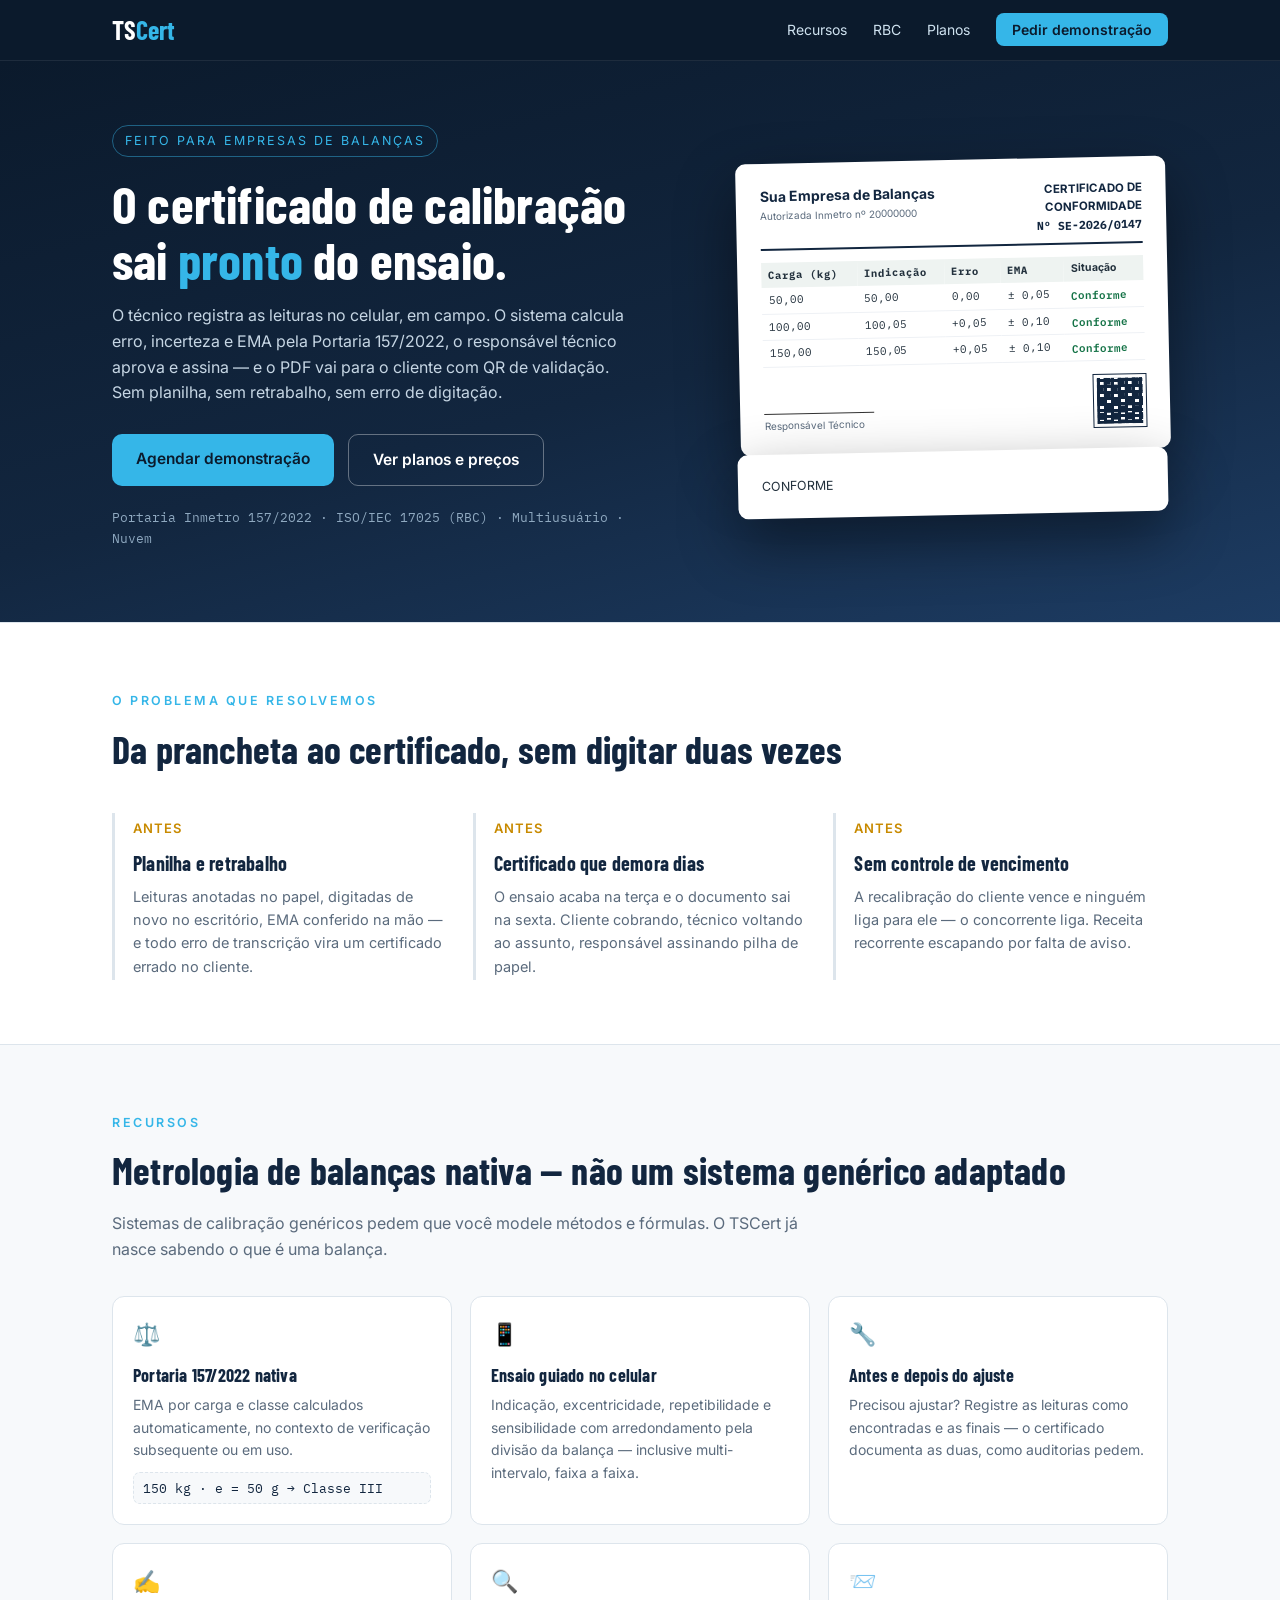
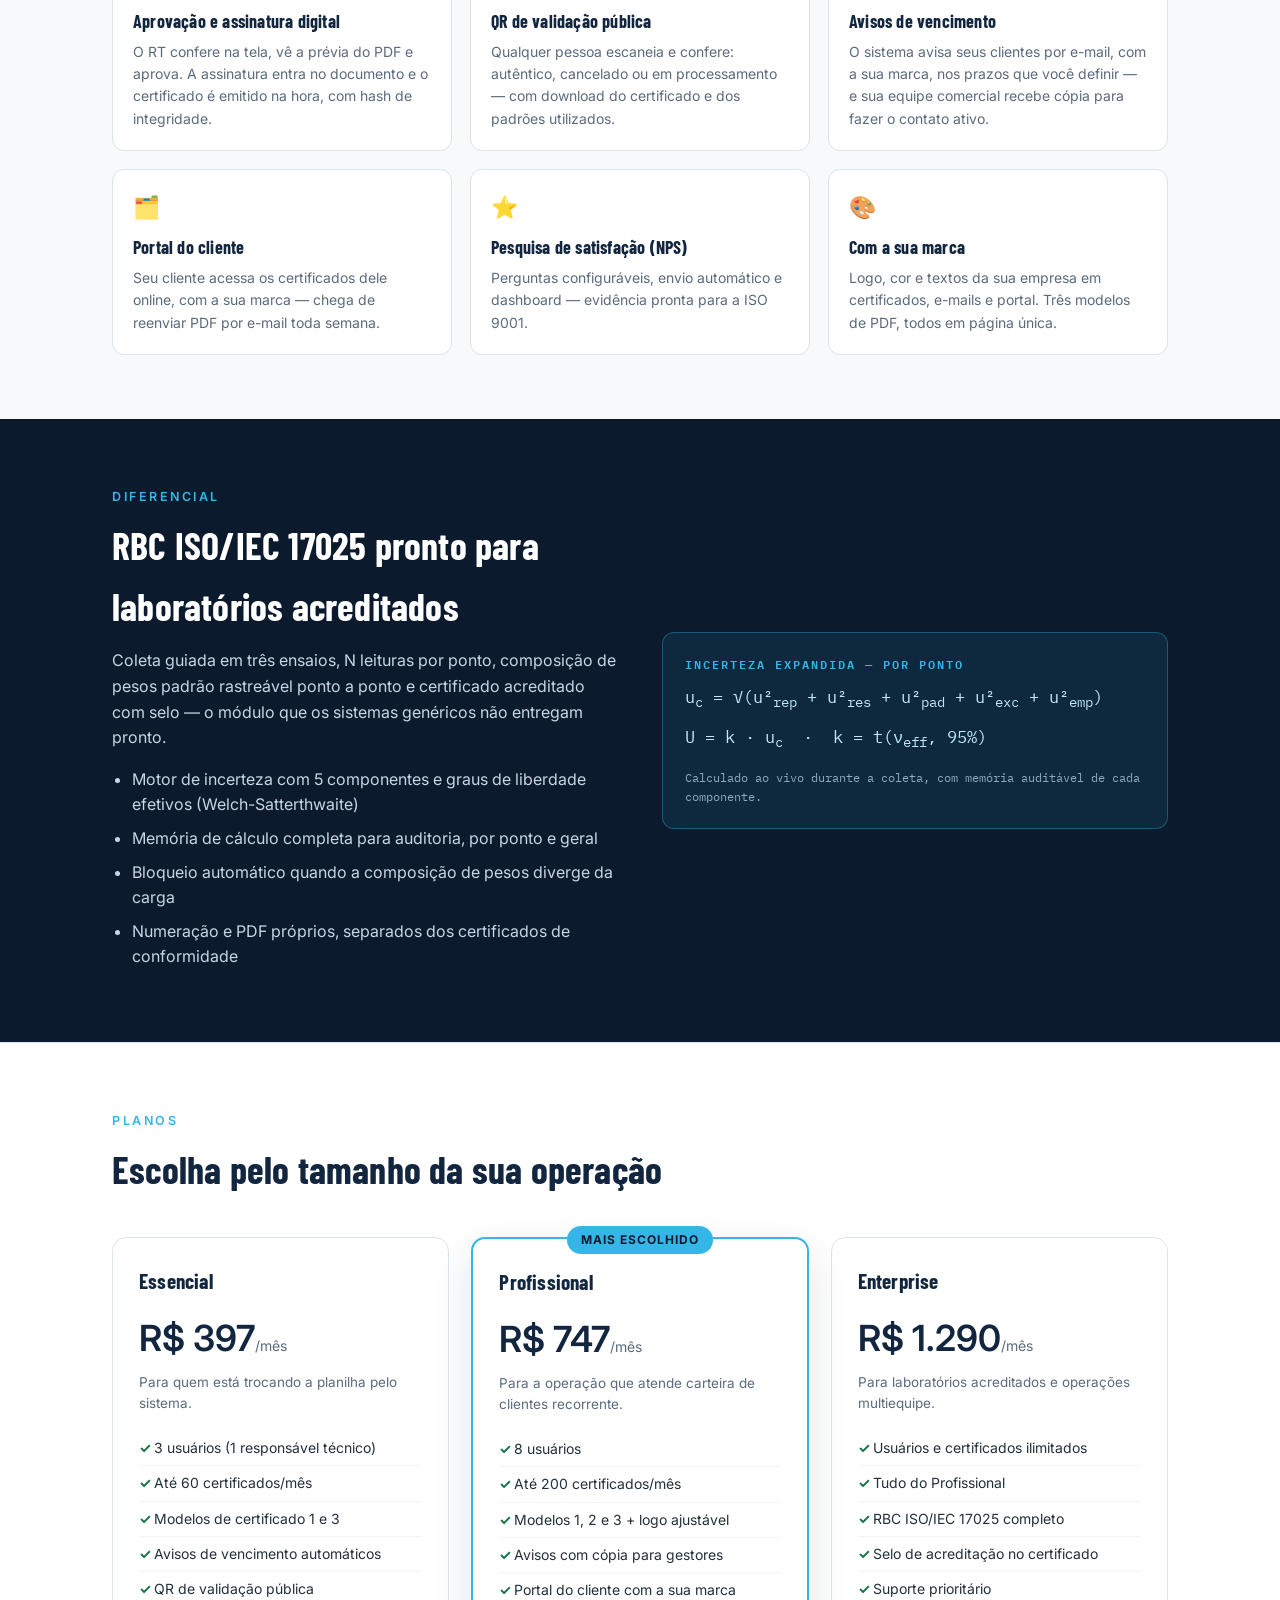
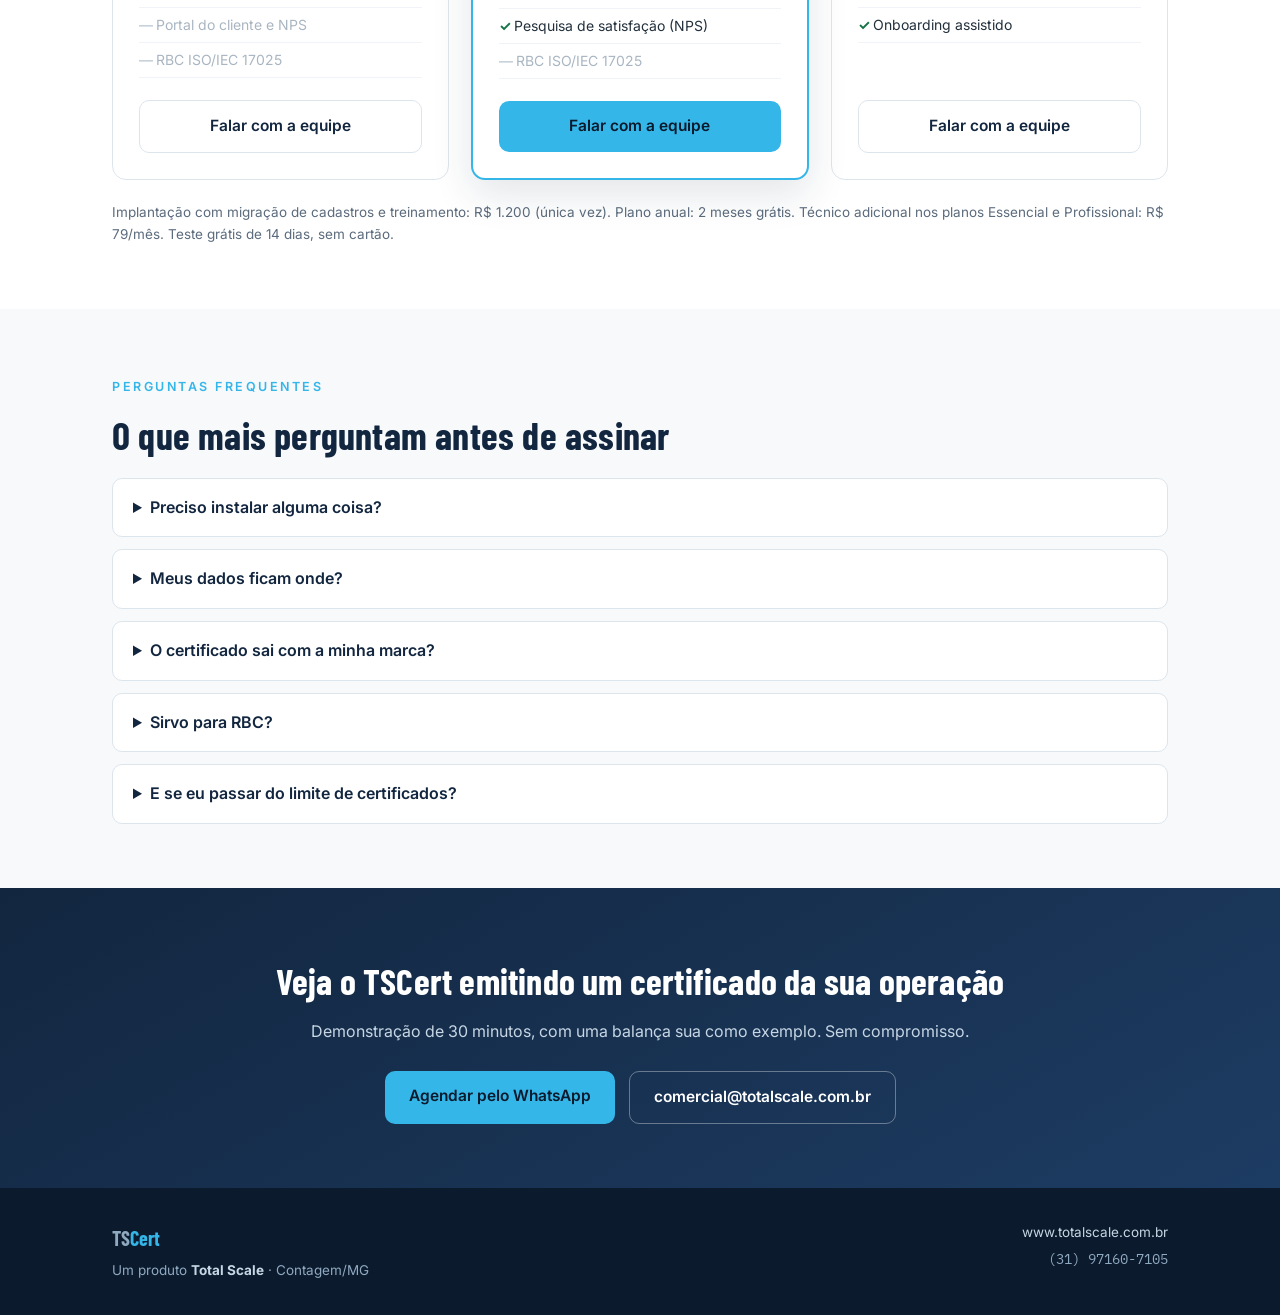
<file: src/Api/wwwroot/tscert.html>
<!DOCTYPE html>
<html lang="pt-BR">
<head>
<meta charset="UTF-8">
<meta name="viewport" content="width=device-width, initial-scale=1.0">
<title>TSCert — Sistema de certificados de calibração de balanças</title>
<meta name="description" content="Emita certificados de calibração de balanças em campo: Portaria 157/2022 nativa, classe e EMA automáticos, aprovação digital, QR de validação, RBC ISO/IEC 17025.">
<link rel="preconnect" href="https://fonts.googleapis.com">
<link href="https://fonts.googleapis.com/css2?family=Barlow+Condensed:wght@600;700&family=Inter:wght@400;500;600;700&family=IBM+Plex+Mono:wght@500;600&display=swap" rel="stylesheet">
<style>
:root{
  --navy:#12263f; --navy-deep:#0b1a2c; --ciano:#35b6e8; --ciano-claro:#bfe7f7;
  --papel:#f7f9fb; --branco:#ffffff; --tinta:#22303c; --cinza:#5b6b7d;
  --linha:#dde5ec; --conforme:#157347; --ambar:#c88a00;
}
*{margin:0;padding:0;box-sizing:border-box}
html{scroll-behavior:smooth}
body{font-family:'Inter',sans-serif;color:var(--tinta);background:var(--papel);line-height:1.6;font-size:16px}
.mono{font-family:'IBM Plex Mono',monospace;font-variant-numeric:tabular-nums}
h1,h2,h3,.disp{font-family:'Barlow Condensed',sans-serif;letter-spacing:.2px}
.wrap{max-width:1100px;margin:0 auto;padding:0 22px}
a{color:inherit}
/* ── topo ── */
.topo{background:var(--navy-deep);color:#fff;position:sticky;top:0;z-index:50;border-bottom:1px solid rgba(255,255,255,.08)}
.topo .wrap{display:flex;align-items:center;justify-content:space-between;height:60px}
.logo{font-family:'Barlow Condensed';font-weight:700;font-size:26px}
.logo span{color:var(--ciano)}
.topo nav a{color:#cfe2f0;text-decoration:none;font-size:14px;margin-left:22px}
.topo nav a:hover{color:#fff}
.topo .cta-mini{background:var(--ciano);color:var(--navy-deep);font-weight:600;padding:8px 16px;border-radius:8px}
@media(max-width:760px){.topo nav a:not(.cta-mini){display:none}}
/* ── hero ── */
.hero{background:linear-gradient(165deg,var(--navy-deep) 0%,var(--navy) 55%,#1d3c63 100%);color:#fff;padding:64px 0 72px}
.hero .wrap{display:grid;grid-template-columns:1.1fr .9fr;gap:48px;align-items:center}
@media(max-width:860px){.hero .wrap{grid-template-columns:1fr}}
.hero .selo-nicho{display:inline-block;font-size:12.5px;letter-spacing:2px;text-transform:uppercase;color:var(--ciano);border:1px solid rgba(53,182,232,.45);padding:5px 12px;border-radius:999px;margin-bottom:18px}
.hero h1{font-size:clamp(34px,4.6vw,52px);line-height:1.08;font-weight:700}
.hero h1 em{font-style:normal;color:var(--ciano)}
.hero p.sub{margin-top:16px;color:#c6d6e4;max-width:32em}
.hero .acoes{margin-top:28px;display:flex;gap:14px;flex-wrap:wrap}
.btn{display:inline-block;text-decoration:none;font-weight:600;padding:13px 24px;border-radius:10px;font-size:15.5px}
.btn-cheio{background:var(--ciano);color:var(--navy-deep)}
.btn-cheio:hover{background:#4fc3ee}
.btn-borda{border:1.5px solid rgba(255,255,255,.35);color:#fff}
.btn-borda:hover{border-color:var(--ciano);color:var(--ciano)}
.hero .prova{margin-top:22px;font-size:13px;color:#8fa9c0}
/* mini certificado (assinatura visual) */
.cert{background:#fff;color:var(--tinta);border-radius:10px;box-shadow:0 24px 60px rgba(0,0,0,.45);
  padding:22px 24px;transform:rotate(-1.2deg);max-width:430px;margin-left:auto;font-size:12.5px}
@media(max-width:860px){.cert{margin:8px auto 0;transform:none}}
.cert .c-cab{display:flex;justify-content:space-between;border-bottom:2.5px solid var(--navy);padding-bottom:8px}
.cert .c-cab .emp{font-weight:700;color:var(--navy);font-size:14px}
.cert .c-cab .num{text-align:right;color:var(--navy);font-weight:700;font-size:11.5px}
.cert table{width:100%;border-collapse:collapse;margin-top:12px}
.cert th{background:#eef3f1;text-align:left;padding:4px 7px;font-size:10.5px}
.cert td{padding:4px 7px;border-bottom:1px solid #eef1f5;font-size:11px}
.cert .ok{color:var(--conforme);font-weight:600}
.cert .c-pe{display:flex;justify-content:space-between;align-items:flex-end;margin-top:14px}
.cert .assin{font-size:10px;color:var(--cinza)}
.cert .assin .linha-a{width:110px;border-top:1px solid #333;margin-bottom:3px}
.qr{width:52px;height:52px;background:
 conic-gradient(var(--navy) 25%,transparent 0 50%,var(--navy) 0 75%,transparent 0) 0 0/14px 14px,
 repeating-linear-gradient(90deg,var(--navy) 0 3px,transparent 3px 7px),
 repeating-linear-gradient(0deg,var(--navy) 0 3px,#fff 3px 6px);
 border:3px solid #fff;outline:1.5px solid var(--navy)}
.cert .selo{position:absolute;margin-top:-116px;margin-left:220px;transform:rotate(9deg);
 border:2.5px solid var(--conforme);color:var(--conforme);font-family:'Barlow Condensed';font-weight:700;
 font-size:19px;letter-spacing:2px;padding:3px 12px;border-radius:6px;opacity:.9;background:rgba(255,255,255,.85)}
/* ── faixas ── */
section{padding:64px 0}
.eyebrow{font-size:12.5px;letter-spacing:2.5px;text-transform:uppercase;color:var(--ciano);font-weight:600}
h2.tit{font-size:clamp(27px,3.4vw,38px);color:var(--navy);margin-top:6px}
.lead{color:var(--cinza);max-width:44em;margin-top:10px}
/* dores → solução */
.dores{background:var(--branco);border-top:1px solid var(--linha);border-bottom:1px solid var(--linha)}
.grade3{display:grid;grid-template-columns:repeat(3,1fr);gap:26px;margin-top:34px}
@media(max-width:820px){.grade3{grid-template-columns:1fr}}
.card-dor{border-left:3px solid var(--linha);padding:2px 0 2px 18px}
.card-dor .antes{color:var(--ambar);font-size:13px;font-weight:600;text-transform:uppercase;letter-spacing:1px}
.card-dor h3{font-size:20px;color:var(--navy);margin:6px 0 6px}
.card-dor p{font-size:14.5px;color:var(--cinza)}
/* recursos */
.grade-rec{display:grid;grid-template-columns:repeat(3,1fr);gap:18px;margin-top:34px}
@media(max-width:820px){.grade-rec{grid-template-columns:1fr 1fr}}
@media(max-width:560px){.grade-rec{grid-template-columns:1fr}}
.rec{background:var(--branco);border:1px solid var(--linha);border-radius:12px;padding:20px}
.rec .ic{font-size:22px}
.rec h3{font-size:18px;color:var(--navy);margin:8px 0 5px}
.rec p{font-size:14px;color:var(--cinza)}
.rec .dado{display:block;margin-top:10px;font-size:12.5px;color:var(--navy);background:var(--papel);
 border:1px dashed var(--linha);border-radius:7px;padding:5px 9px}
/* RBC banda escura */
.rbc{background:var(--navy-deep);color:#fff}
.rbc .wrap{display:grid;grid-template-columns:1fr 1fr;gap:44px;align-items:center}
@media(max-width:820px){.rbc .wrap{grid-template-columns:1fr}}
.rbc h2{color:#fff}
.rbc p{color:#c6d6e4}
.rbc ul{margin:16px 0 0 20px;color:#c6d6e4}
.rbc li{margin-bottom:8px}
.rbc .formula{background:rgba(53,182,232,.09);border:1px solid rgba(53,182,232,.35);border-radius:12px;
 padding:22px;font-size:14px;color:var(--ciano-claro)}
.rbc .formula .t{color:var(--ciano);font-weight:600;font-size:12px;letter-spacing:2px;text-transform:uppercase}
.rbc .formula .eq{font-size:17px;margin-top:10px}
/* planos */
.planos{background:var(--branco);border-top:1px solid var(--linha)}
.grade-pl{display:grid;grid-template-columns:repeat(3,1fr);gap:22px;margin-top:38px;align-items:stretch}
@media(max-width:860px){.grade-pl{grid-template-columns:1fr}}
.plano{border:1px solid var(--linha);border-radius:14px;padding:26px;display:flex;flex-direction:column;background:var(--branco)}
.plano.destaque{border:2px solid var(--ciano);box-shadow:0 14px 40px rgba(18,38,63,.12);position:relative}
.plano.destaque .tag{position:absolute;top:-13px;left:50%;transform:translateX(-50%);
 background:var(--ciano);color:var(--navy-deep);font-size:12px;font-weight:700;padding:4px 14px;border-radius:999px;letter-spacing:1px}
.plano h3{font-size:21px;color:var(--navy)}
.plano .preco{margin:12px 0 4px;font-size:36px;font-weight:600;color:var(--navy)}
.plano .preco small{font-size:14px;color:var(--cinza);font-weight:400}
.plano .para{font-size:13.5px;color:var(--cinza);min-height:40px}
.plano ul{list-style:none;margin:16px 0 22px}
.plano li{padding:6px 0;border-bottom:1px solid #f0f4f8;font-size:14px}
.plano li::before{content:'✓  ';color:var(--conforme);font-weight:700}
.plano li.nao{color:#a9b6c2}
.plano li.nao::before{content:'—  ';color:#c8d2db}
.plano .btn{text-align:center;margin-top:auto}
.obs-planos{margin-top:22px;font-size:13.5px;color:var(--cinza)}
/* FAQ */
details{background:var(--branco);border:1px solid var(--linha);border-radius:10px;padding:16px 20px;margin-top:12px}
summary{cursor:pointer;font-weight:600;color:var(--navy)}
details p{margin-top:10px;font-size:14.5px;color:var(--cinza)}
/* CTA final */
.cta-final{background:linear-gradient(150deg,var(--navy) 0%,#1d3c63 100%);color:#fff;text-align:center}
.cta-final h2{color:#fff;font-size:clamp(26px,3.4vw,36px)}
.cta-final p{color:#c6d6e4;margin-top:10px}
.cta-final .acoes{margin-top:26px;display:flex;gap:14px;justify-content:center;flex-wrap:wrap}
/* rodapé */
footer{background:var(--navy-deep);color:#8fa9c0;padding:34px 0;font-size:13.5px}
footer .wrap{display:flex;justify-content:space-between;gap:20px;flex-wrap:wrap}
footer a{color:#c6d6e4;text-decoration:none}
:focus-visible{outline:2.5px solid var(--ciano);outline-offset:2px}
@media (prefers-reduced-motion: reduce){html{scroll-behavior:auto}}
</style>
</head>
<body>

<!-- Faixa de boas-vindas para quem chegou pelo QR de um certificado ou pelo
     portal do cliente. Sem o parâmetro na URL, nada aparece — o visitante
     que veio pelo Google ou por indicação não vê diferença nenhuma. -->
<div id="faixa-origem" class="faixa-origem" hidden>
  <div class="wrap">
    <span class="fo-icone" aria-hidden="true">
      <svg viewBox="0 0 24 24" width="17" height="17">
        <path d="M4 17a8 8 0 0 1 16 0" fill="none" stroke="currentColor" stroke-width="1.9"
              stroke-linecap="round"/>
        <line x1="12" y1="17" x2="16" y2="11" stroke="currentColor" stroke-width="1.9"
              stroke-linecap="round"/>
        <circle cx="12" cy="17" r="1.8" fill="currentColor"/>
      </svg>
    </span>
    <span id="fo-texto"></span>
  </div>
</div>

<header class="topo">
  <div class="wrap">
    <div class="logo">TS<span>Cert</span></div>
    <nav>
      <a href="#recursos">Recursos</a>
      <a href="#rbc">RBC</a>
      <a href="#planos">Planos</a>
      <a class="cta-mini" href="https://wa.me/5531971607105?text=Quero%20uma%20demonstra%C3%A7%C3%A3o%20do%20TSCert">Pedir demonstração</a>
    </nav>
  </div>
</header>

<section class="hero">
  <div class="wrap">
    <div>
      <span class="selo-nicho">Feito para empresas de balanças</span>
      <h1>O certificado de calibração sai <em>pronto</em> do ensaio.</h1>
      <p class="sub">O técnico registra as leituras no celular, em campo. O sistema calcula erro,
      incerteza e EMA pela Portaria 157/2022, o responsável técnico aprova e assina — e o PDF vai
      para o cliente com QR de validação. Sem planilha, sem retrabalho, sem erro de digitação.</p>
      <div class="acoes">
        <a class="btn btn-cheio" href="https://wa.me/5531971607105?text=Quero%20uma%20demonstra%C3%A7%C3%A3o%20do%20TSCert">Agendar demonstração</a>
        <a class="btn btn-borda" href="#planos">Ver planos e preços</a>
      </div>
      <p class="prova mono">Portaria Inmetro 157/2022 · ISO/IEC 17025 (RBC) · Multiusuário · Nuvem</p>
    </div>
    <div>
      <div class="cert" aria-hidden="true">
        <div class="c-cab">
          <div><div class="emp">Sua Empresa de Balanças</div>
          <div style="font-size:10px;color:#5b6b7d">Autorizada Inmetro nº 20000000</div></div>
          <div class="num">CERTIFICADO DE<br>CONFORMIDADE<br><span class="mono">Nº SE-2026/0147</span></div>
        </div>
        <table>
          <tr><th class="mono">Carga (kg)</th><th class="mono">Indicação</th><th class="mono">Erro</th><th class="mono">EMA</th><th>Situação</th></tr>
          <tr class="mono"><td>50,00</td><td>50,00</td><td>0,00</td><td>± 0,05</td><td class="ok">Conforme</td></tr>
          <tr class="mono"><td>100,00</td><td>100,05</td><td>+0,05</td><td>± 0,10</td><td class="ok">Conforme</td></tr>
          <tr class="mono"><td>150,00</td><td>150,05</td><td>+0,05</td><td>± 0,10</td><td class="ok">Conforme</td></tr>
        </table>
        <div class="c-pe">
          <div class="assin"><div class="linha-a"></div>Responsável Técnico</div>
          <div class="qr"></div>
        </div>
      </div>
      <div class="cert selo">CONFORME</div>
    </div>
  </div>
</section>

<section class="dores">
  <div class="wrap">
    <span class="eyebrow">O problema que resolvemos</span>
    <h2 class="tit">Da prancheta ao certificado, sem digitar duas vezes</h2>
    <div class="grade3">
      <div class="card-dor">
        <span class="antes">Antes</span>
        <h3>Planilha e retrabalho</h3>
        <p>Leituras anotadas no papel, digitadas de novo no escritório, EMA conferido na mão —
        e todo erro de transcrição vira um certificado errado no cliente.</p>
      </div>
      <div class="card-dor">
        <span class="antes">Antes</span>
        <h3>Certificado que demora dias</h3>
        <p>O ensaio acaba na terça e o documento sai na sexta. Cliente cobrando, técnico voltando
        ao assunto, responsável assinando pilha de papel.</p>
      </div>
      <div class="card-dor">
        <span class="antes">Antes</span>
        <h3>Sem controle de vencimento</h3>
        <p>A recalibração do cliente vence e ninguém liga para ele — o concorrente liga.
        Receita recorrente escapando por falta de aviso.</p>
      </div>
    </div>
  </div>
</section>

<section id="recursos">
  <div class="wrap">
    <span class="eyebrow">Recursos</span>
    <h2 class="tit">Metrologia de balanças nativa — não um sistema genérico adaptado</h2>
    <p class="lead">Sistemas de calibração genéricos pedem que você modele métodos e fórmulas.
    O TSCert já nasce sabendo o que é uma balança.</p>
    <div class="grade-rec">
      <div class="rec"><span class="ic">⚖️</span><h3>Portaria 157/2022 nativa</h3>
        <p>EMA por carga e classe calculados automaticamente, no contexto de verificação
        subsequente ou em uso.</p>
        <span class="dado mono">150 kg · e = 50 g → Classe III</span></div>
      <div class="rec"><span class="ic">📱</span><h3>Ensaio guiado no celular</h3>
        <p>Indicação, excentricidade, repetibilidade e sensibilidade com arredondamento pela
        divisão da balança — inclusive multi-intervalo, faixa a faixa.</p></div>
      <div class="rec"><span class="ic">🔧</span><h3>Antes e depois do ajuste</h3>
        <p>Precisou ajustar? Registre as leituras como encontradas e as finais — o certificado
        documenta as duas, como auditorias pedem.</p></div>
      <div class="rec"><span class="ic">✍️</span><h3>Aprovação e assinatura digital</h3>
        <p>O RT confere na tela, vê a prévia do PDF e aprova. A assinatura entra no documento e o
        certificado é emitido na hora, com hash de integridade.</p></div>
      <div class="rec"><span class="ic">🔍</span><h3>QR de validação pública</h3>
        <p>Qualquer pessoa escaneia e confere: autêntico, cancelado ou em processamento — com
        download do certificado e dos padrões utilizados.</p></div>
      <div class="rec"><span class="ic">📨</span><h3>Avisos de vencimento</h3>
        <p>O sistema avisa seus clientes por e-mail, com a sua marca, nos prazos que você definir —
        e sua equipe comercial recebe cópia para fazer o contato ativo.</p></div>
      <div class="rec"><span class="ic">🗂️</span><h3>Portal do cliente</h3>
        <p>Seu cliente acessa os certificados dele online, com a sua marca — chega de reenviar
        PDF por e-mail toda semana.</p></div>
      <div class="rec"><span class="ic">⭐</span><h3>Pesquisa de satisfação (NPS)</h3>
        <p>Perguntas configuráveis, envio automático e dashboard — evidência pronta para a
        ISO 9001.</p></div>
      <div class="rec"><span class="ic">🎨</span><h3>Com a sua marca</h3>
        <p>Logo, cor e textos da sua empresa em certificados, e-mails e portal. Três modelos de
        PDF, todos em página única.</p></div>
    </div>
  </div>
</section>

<section class="rbc" id="rbc">
  <div class="wrap">
    <div>
      <span class="eyebrow">Diferencial</span>
      <h2 class="tit">RBC ISO/IEC 17025 pronto para laboratórios acreditados</h2>
      <p style="margin-top:12px">Coleta guiada em três ensaios, N leituras por ponto, composição de
      pesos padrão rastreável ponto a ponto e certificado acreditado com selo — o módulo que os
      sistemas genéricos não entregam pronto.</p>
      <ul>
        <li>Motor de incerteza com 5 componentes e graus de liberdade efetivos (Welch-Satterthwaite)</li>
        <li>Memória de cálculo completa para auditoria, por ponto e geral</li>
        <li>Bloqueio automático quando a composição de pesos diverge da carga</li>
        <li>Numeração e PDF próprios, separados dos certificados de conformidade</li>
      </ul>
    </div>
    <div class="formula mono">
      <div class="t">Incerteza expandida — por ponto</div>
      <div class="eq">u<sub>c</sub> = √(u²<sub>rep</sub> + u²<sub>res</sub> + u²<sub>pad</sub> + u²<sub>exc</sub> + u²<sub>emp</sub>)</div>
      <div class="eq">U = k · u<sub>c</sub>&nbsp;&nbsp;·&nbsp;&nbsp;k = t(ν<sub>eff</sub>, 95%)</div>
      <div style="margin-top:14px;font-size:12px;color:#8fa9c0">Calculado ao vivo durante a coleta,
      com memória auditável de cada componente.</div>
    </div>
  </div>
</section>

<section class="planos" id="planos">
  <div class="wrap">
    <span class="eyebrow">Planos</span>
    <h2 class="tit">Escolha pelo tamanho da sua operação</h2>
    <div class="grade-pl">
      <div class="plano">
        <h3>Essencial</h3>
        <div class="preco">R$ 397<small>/mês</small></div>
        <p class="para">Para quem está trocando a planilha pelo sistema.</p>
        <ul>
          <li>3 usuários (1 responsável técnico)</li>
          <li>Até 60 certificados/mês</li>
          <li>Modelos de certificado 1 e 3</li>
          <li>Avisos de vencimento automáticos</li>
          <li>QR de validação pública</li>
          <li class="nao">Portal do cliente e NPS</li>
          <li class="nao">RBC ISO/IEC 17025</li>
        </ul>
        <a class="btn btn-borda" style="border-color:var(--linha);color:var(--navy)" href="https://wa.me/5531971607105?text=Tenho%20interesse%20no%20plano%20Essencial%20do%20TSCert">Falar com a equipe</a>
      </div>
      <div class="plano destaque">
        <span class="tag">MAIS ESCOLHIDO</span>
        <h3>Profissional</h3>
        <div class="preco">R$ 747<small>/mês</small></div>
        <p class="para">Para a operação que atende carteira de clientes recorrente.</p>
        <ul>
          <li>8 usuários</li>
          <li>Até 200 certificados/mês</li>
          <li>Modelos 1, 2 e 3 + logo ajustável</li>
          <li>Avisos com cópia para gestores</li>
          <li>Portal do cliente com a sua marca</li>
          <li>Pesquisa de satisfação (NPS)</li>
          <li class="nao">RBC ISO/IEC 17025</li>
        </ul>
        <a class="btn btn-cheio" href="https://wa.me/5531971607105?text=Tenho%20interesse%20no%20plano%20Profissional%20do%20TSCert">Falar com a equipe</a>
      </div>
      <div class="plano">
        <h3>Enterprise</h3>
        <div class="preco">R$ 1.290<small>/mês</small></div>
        <p class="para">Para laboratórios acreditados e operações multiequipe.</p>
        <ul>
          <li>Usuários e certificados ilimitados</li>
          <li>Tudo do Profissional</li>
          <li>RBC ISO/IEC 17025 completo</li>
          <li>Selo de acreditação no certificado</li>
          <li>Suporte prioritário</li>
          <li>Onboarding assistido</li>
        </ul>
        <a class="btn btn-borda" style="border-color:var(--linha);color:var(--navy)" href="https://wa.me/5531971607105?text=Tenho%20interesse%20no%20plano%20Enterprise%20do%20TSCert">Falar com a equipe</a>
      </div>
    </div>
    <p class="obs-planos">Implantação com migração de cadastros e treinamento: R$ 1.200 (única vez).
    Plano anual: 2 meses grátis. Técnico adicional nos planos Essencial e Profissional: R$ 79/mês.
    Teste grátis de 14 dias, sem cartão.</p>
  </div>
</section>

<section id="faq">
  <div class="wrap">
    <span class="eyebrow">Perguntas frequentes</span>
    <h2 class="tit">O que mais perguntam antes de assinar</h2>
    <details><summary>Preciso instalar alguma coisa?</summary>
      <p>Não. O TSCert roda no navegador — computador, tablet ou celular. O técnico faz o ensaio
      em campo pelo próprio telefone.</p></details>
    <details><summary>Meus dados ficam onde?</summary>
      <p>Em nuvem, com isolamento total entre empresas, backups diários verificados e cópia
      externa. Cada certificado emitido tem hash de integridade.</p></details>
    <details><summary>O certificado sai com a minha marca?</summary>
      <p>Sim — logo, cor, textos e título do documento são seus, nos três modelos de PDF, nos
      e-mails e no portal do cliente.</p></details>
    <details><summary>Sirvo para RBC?</summary>
      <p>Se o seu laboratório é acreditado ISO/IEC 17025, o plano Enterprise traz a coleta guiada,
      o motor de incerteza e o certificado acreditado com selo e numeração próprios.</p></details>
    <details><summary>E se eu passar do limite de certificados?</summary>
      <p>O sistema avisa quando você se aproxima do limite e nossa equipe ajuda a ajustar o plano.
      Nenhum certificado seu deixa de ser emitido sem conversa antes.</p></details>
  </div>
</section>

<section class="cta-final">
  <div class="wrap">
    <h2>Veja o TSCert emitindo um certificado da sua operação</h2>
    <p>Demonstração de 30 minutos, com uma balança sua como exemplo. Sem compromisso.</p>
    <div class="acoes">
      <a class="btn btn-cheio" href="https://wa.me/5531971607105?text=Quero%20uma%20demonstra%C3%A7%C3%A3o%20do%20TSCert">Agendar pelo WhatsApp</a>
      <a class="btn btn-borda" href="mailto:comercial@totalscale.com.br?subject=Demonstração%20TSCert">comercial@totalscale.com.br</a>
    </div>
  </div>
</section>

<footer>
  <div class="wrap">
    <div>
      <div class="logo" style="font-size:20px">TS<span style="color:var(--ciano)">Cert</span></div>
      <div style="margin-top:6px">Um produto <strong style="color:#c6d6e4">Total Scale</strong> · Contagem/MG</div>
    </div>
    <div style="text-align:right">
      <div><a href="https://www.totalscale.com.br">www.totalscale.com.br</a></div>
      <div style="margin-top:6px" class="mono">(31) 97160-7105</div>
    </div>
  </div>
</footer>


<style>
.faixa-origem { background: #0f2138; color: #cfe4f2; font-size: .88rem;
  padding: 9px 0; border-bottom: 2px solid #35b6e8; }
.faixa-origem .wrap { display: flex; align-items: center; justify-content: center;
  gap: 9px; text-align: center; flex-wrap: wrap; }
.faixa-origem b { color: #fff; }
.faixa-origem .fo-icone { display: inline-flex; color: #35b6e8; flex: 0 0 auto; }
@media (max-width: 560px) { .faixa-origem { font-size: .8rem; padding: 8px 12px; } }
</style>

<script>
// De onde veio a visita? Muda só a mensagem de boas-vindas.
(function () {
  var origem = new URLSearchParams(location.search).get('origem');
  if (!origem) return;
  var textos = {
    qr: 'Você chegou aqui pelo <b>QR code de um certificado de calibração</b> ' +
        'emitido no TSCert. Veja abaixo como o sistema funciona.',
    portal: 'Você veio do <b>portal de certificados</b> de uma empresa que usa o TSCert. ' +
            'Conheça o sistema por trás dele.',
    etiqueta: 'Você escaneou o QR de uma <b>etiqueta de calibração</b> gerada no TSCert.'
  };
  var txt = textos[origem];
  if (!txt) return;
  document.getElementById('fo-texto').innerHTML = txt;
  document.getElementById('faixa-origem').hidden = false;

  // Registra a visita (silencioso: nunca atrapalha a navegação)
  try {
    fetch('/api/marketing/visita?origem=' + encodeURIComponent(origem),
      { method: 'POST', keepalive: true }).catch(function () {});
  } catch (e) {}
})();
</script>
</body>
</html>
</file>
